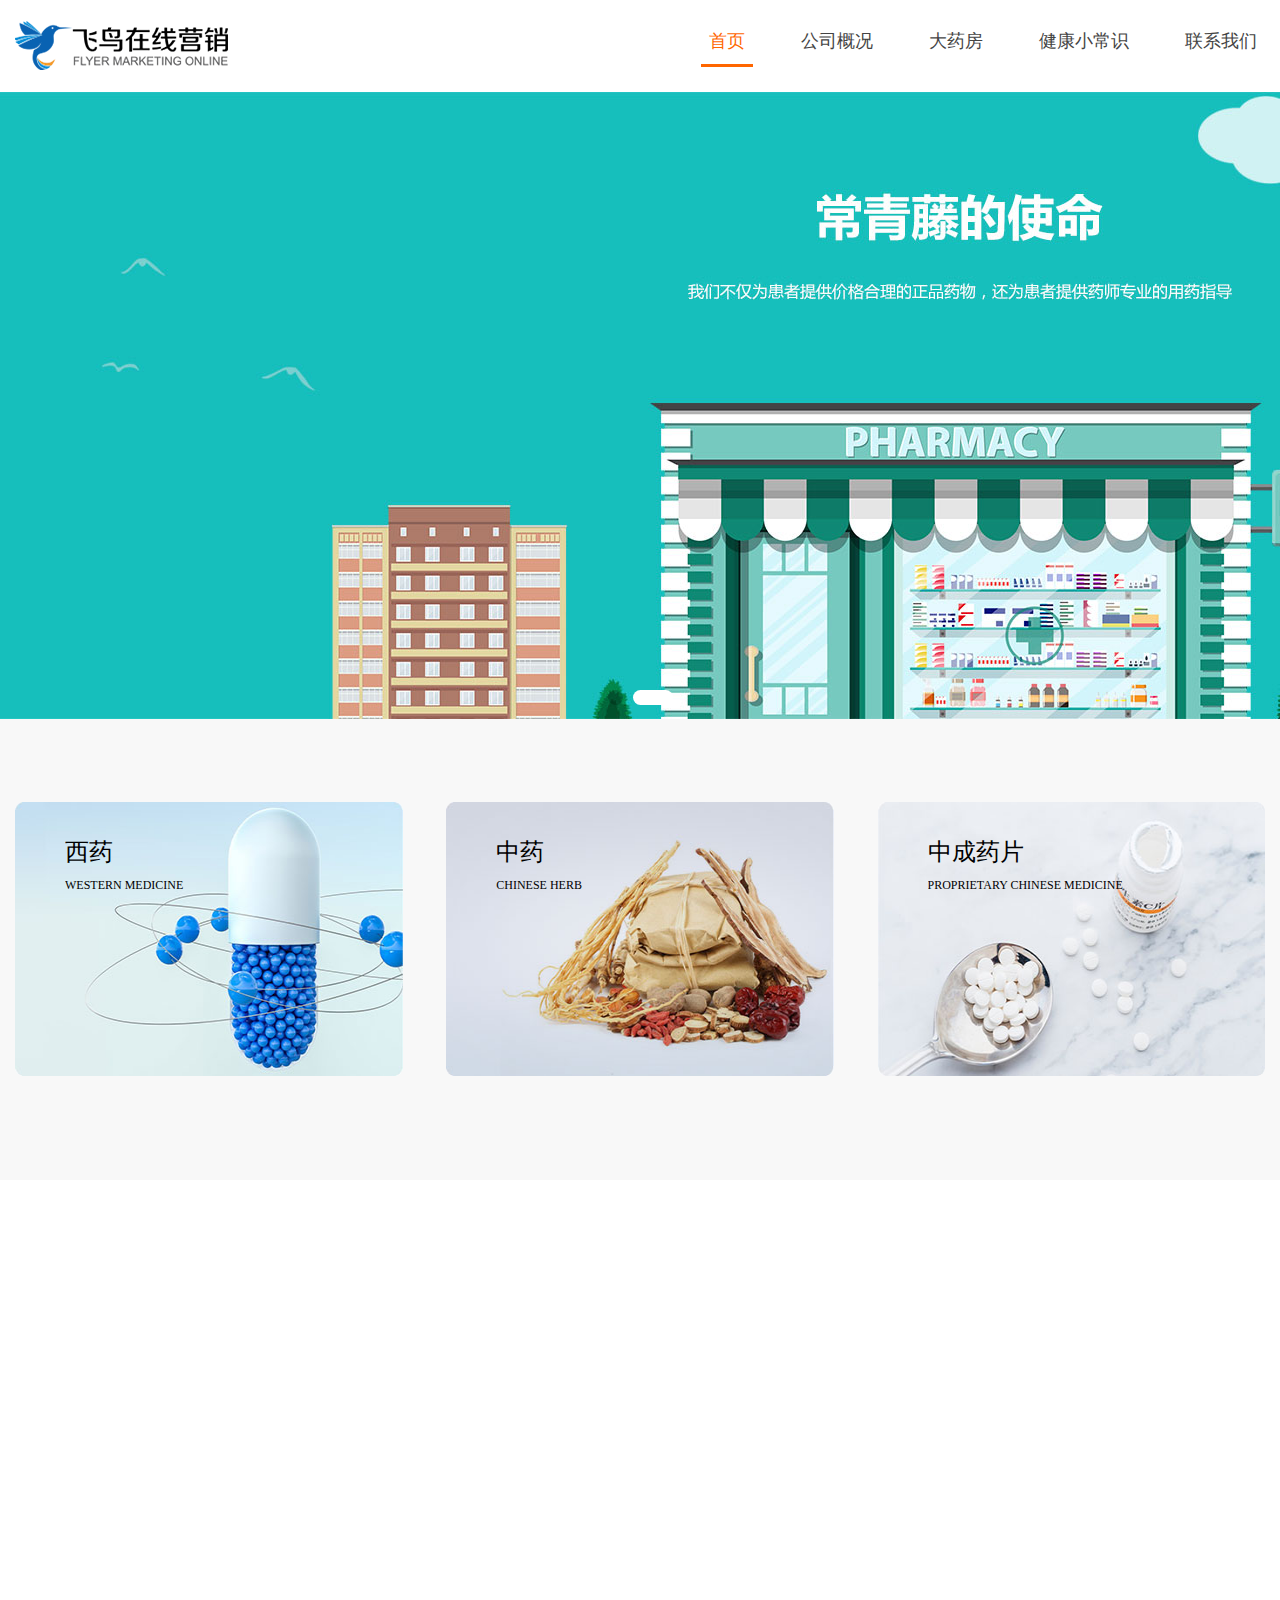
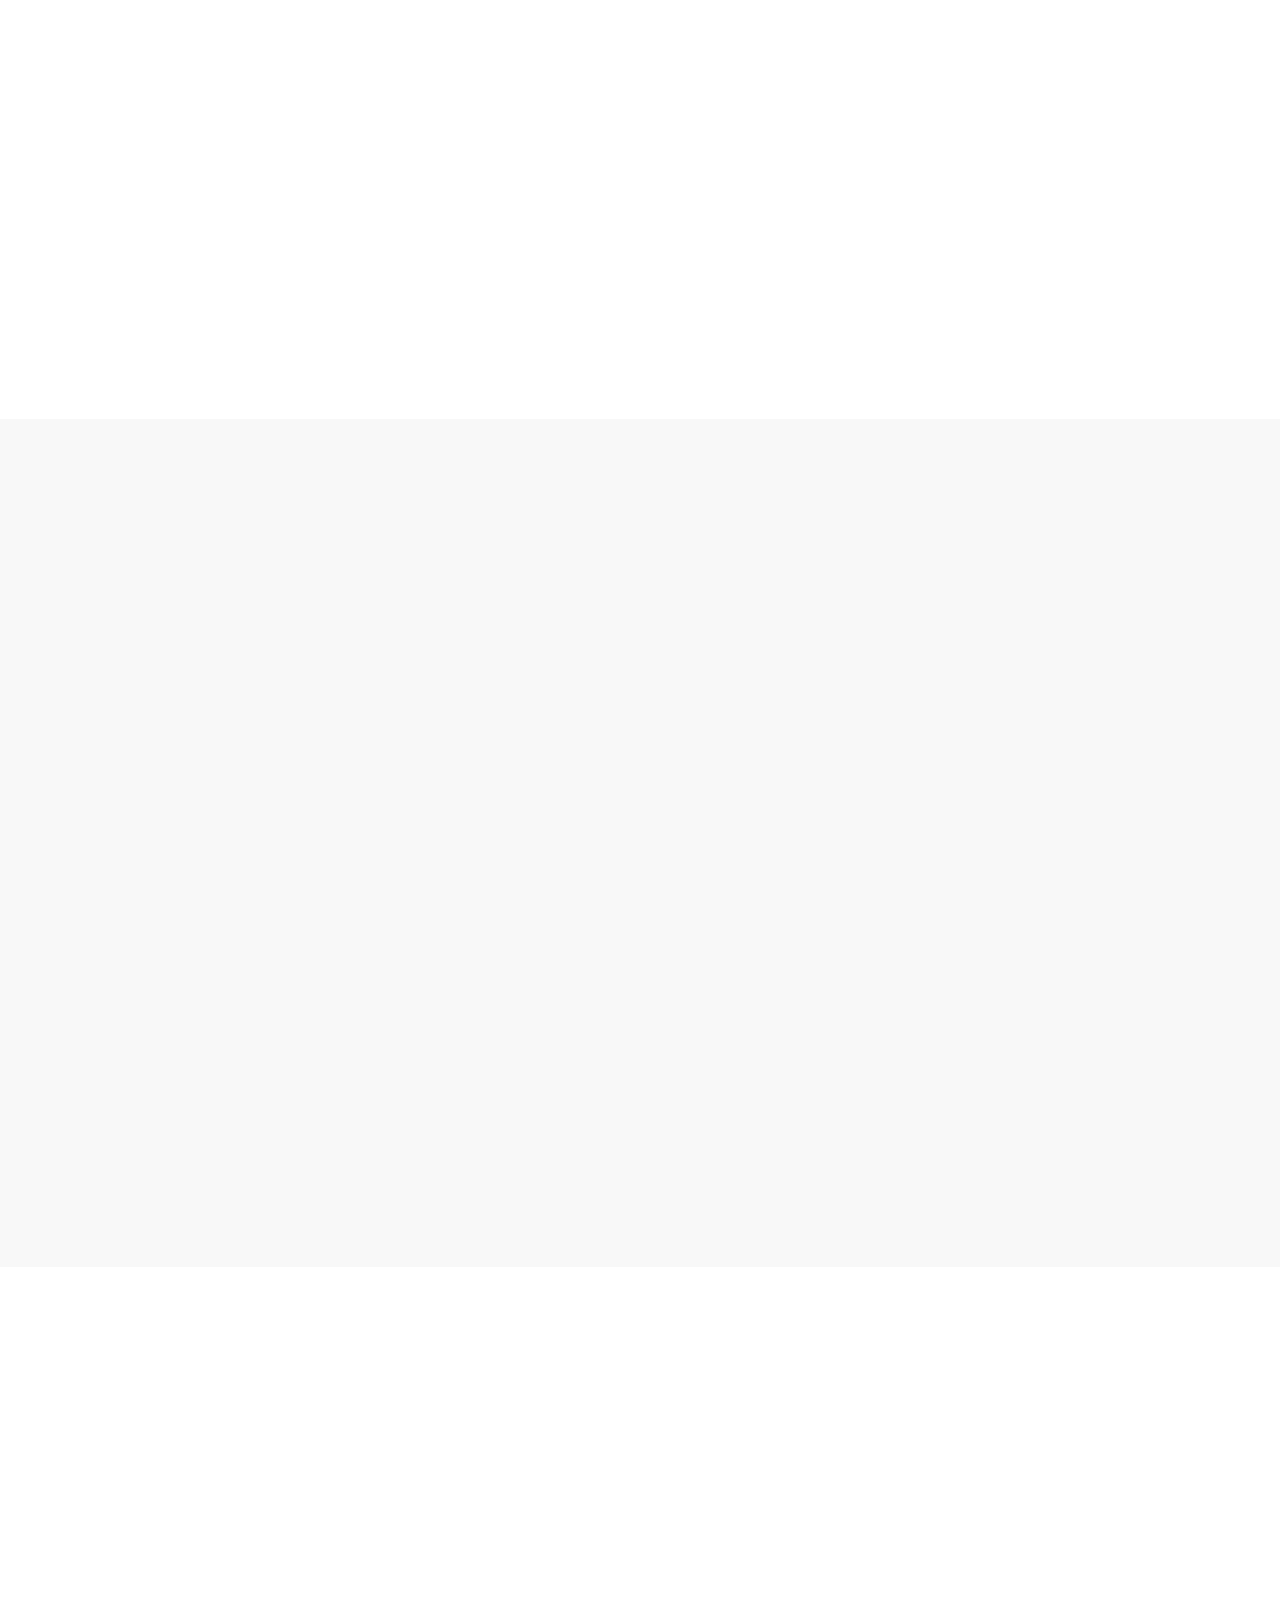
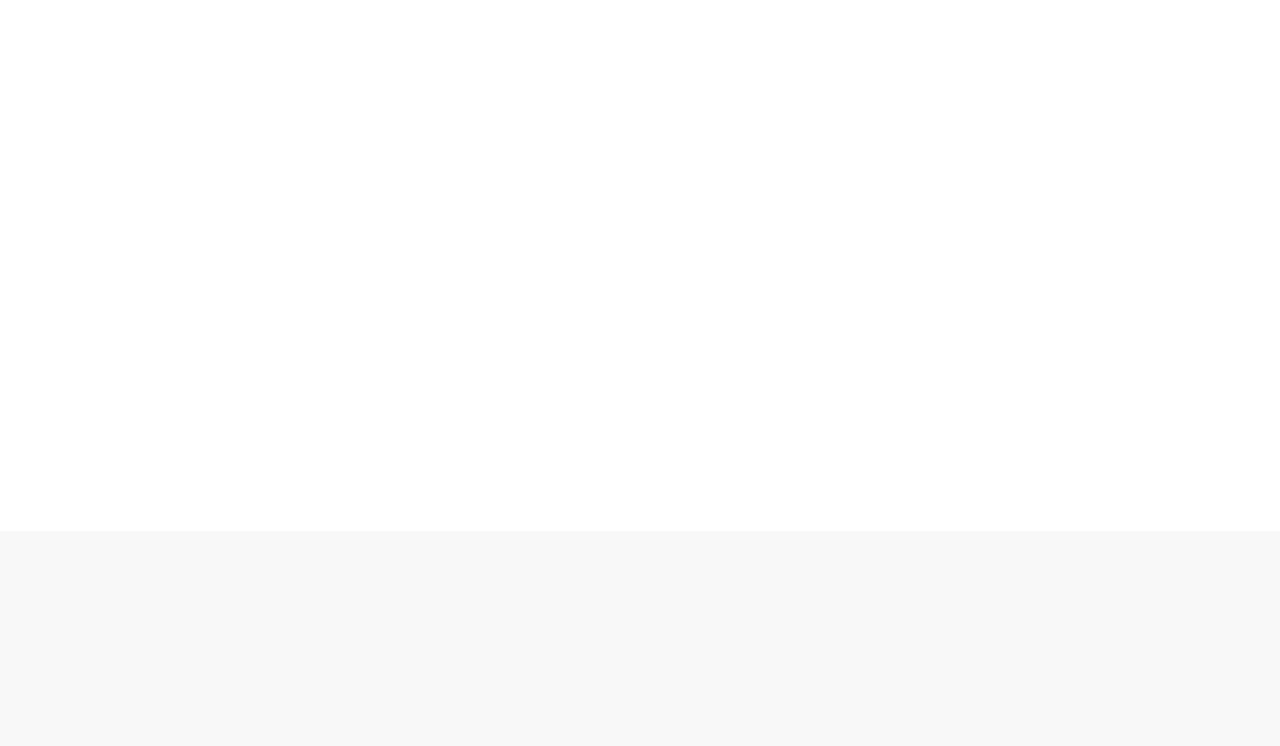
<file: index.html>
<!DOCTYPE html>
<html>
	<head>
		<meta http-equiv="Content-Type" content="text/html;charset=UTF-8">
		<meta http-equiv="X-UA-Compatible" content="IE=edge,chrome=1">
		<title>常青藤首页</title>
		<link rel="stylesheet" type="text/css" href="css/swiper-3.4.2.min.css"/>
		<link rel="stylesheet" type="text/css" href="css/animate.css"/>
		<link rel="stylesheet" type="text/css" href="css/style.css"/>
		<link rel="stylesheet" type="text/css" href="css/share.min.css"/>
	</head>
	<body>
		<!-- 导航 -->
		<div class="daohang">
			<div class="header w1440">
				<div class="headerL"><a href=""><img src="images/logo.png" alt=""></a></div>
				<div class="headerR">
					<ul>
						<li class="headerActive"><a href="">首页</a></li>
						<li><a href="about.html">公司概况</a></li>
						<li><a href="product.html">大药房</a></li>
						<li><a href="news.html">健康小常识</a></li>
						<li><a href="contact.html">联系我们</a></li>
					</ul>
				</div>
			</div>
		</div>
		
		<!--banner-->
		<div class="swiper-container banner">
			<div class="swiper-wrapper">
				<div class="swiper-slide">
					<img src="images/banner01.jpg" alt="">
				</div>
				<div class="swiper-slide">
					<img src="images/banner02.jpg" alt="">
				</div>
			</div>
			<div class="swiper-pagination"></div>
		</div>
		
		<!-- 药品分类 -->
		<div class="ypfl">
			<div class="wow animated slideInUp drug_classify w1440">
				<div class="drug_01">
					<h4>西药</h4>
					<p>WESTERN MEDICINE</p>
				</div>
				<div class="drug_02">
					<h4>中药</h4>
					<p>CHINESE HERB</p>
				</div>
				<div class="drug_03">
					<h4>中成药片</h4>
					<p>PROPRIETARY CHINESE MEDICINE</p>
				</div>
			</div>
		</div>
		
		<!-- 公司概况 -->
		<div>
			<div class="w1440 company">
				<div class="wow animated slideInUp w1250 company_head">
					<div class="company_head_con">
						<span>C</span>
						<div>
							<p>公司概况</p>OMPANY PROFILE
						</div>
					</div>
				</div>
				<div class="wow animated slideInUp company_desc w1250">
					<p>广东常青藤药业有限公司座落于广东东莞，依托高科技人才，集销售、品牌策划、品牌推广、技术培训和服务为一体，采用优品化、标准化、人性化的品牌经营策略，全力打造信誉好、管理好、服务好的具有国际竞争力及现代化经营模式的的高科技企业，广东常青藤药业有限公司提升全民生活品质，为成就健康中国而不懈努力!</p>
				</div>
				<div class="wow animated slideInUp company_more"><a href="" class="transition3">MORE +</a></div>
				<div class="wow animated slideInUp company_item w1250">
					<div>
						<h1><img src="images/icon-zhengpin.png" alt=""></h1>
						<h4>正品行货</h4>
						<p>品质保障 购物无忧</p>
					</div>
					<div>
						<h1><img src="images/icon-zhinan.png" alt=""></h1>
						<h4>省钱指南</h4>
						<p>天天低价 随心畅选</p>
					</div>
					<div>
						<h1><img src="images/icon-zhonglei.png" alt=""></h1>
						<h4>品类齐全</h4>
						<p>打造一站式购物</p>
					</div>
					<div>
						<h1><img src="images/icon-help.png" alt=""></h1>
						<h4>帮助中心</h4>
						<p>您的购药指南</p>
					</div>
				</div>
			</div>
		</div>
		
		<!-- 大药房 -->
		<div class="dtf">
			<div class="w1440 pharmacy">
				<div class="wow animated slideInUp w1250 company_head">
					<div class="company_head_con">
						<span>L</span>
						<div>
							<p>大药房</p>ARGE PHARMACY
						</div>
					</div>
				</div>
				<ul class="wow animated slideInUp pharmacy_title">
					<li class="phar_t_active">西药</li>
					<li>中药</li>
					<li>中成片</li>
				</ul>
				<div class="wow animated slideInUp pharmacy_items swiper-container">
					<div class="swiper-wrapper">
						<ul class="swiper-slide pharmacy_item01">
							<li>
								<a href="">
									<div class="phar_item_img"><img src="images/phar_item01.jpg" alt=""></div>
									<h4>小柴胡颗粒(云丰) </h4>
									<p>3盒起10.8元/盒，5盒起9.8元/盒</p>
								</a>
							</li>
							<li>
								<a href="">
									<div class="phar_item_img"><img src="images/phar_item02.jpg" alt=""></div>
									<h4>氨酚羟考酮片(泰勒宁) </h4>
									<p>4盒低至54元/盒</p>
								</a>
							</li>
							<li>
								<a href="">
									<div class="phar_item_img"><img src="images/phar_item03.jpg" alt=""></div>
									<h4>感冒灵颗粒(999) </h4>
									<p>3盒起10.8元/盒，5盒起9.8元/盒</p>
								</a>
							</li>
							<li>
								<a href="">
									<div class="phar_item_img"><img src="images/phar_item04.jpg" alt=""></div>
									<h4>重感灵片(嘉应) </h4>
									<p>3盒起10.8元/盒，5盒起9.8元/盒</p>
								</a>
							</li>
						</ul>
						<ul class="swiper-slide pharmacy_item01">
							<li>
								<a href="">
									<div class="phar_item_img"><img src="images/phar_item01.jpg" alt=""></div>
									<h4>小柴胡颗粒(云丰) </h4>
									<p>3盒起10.8元/盒，5盒起9.8元/盒</p>
								</a>
							</li>
							<li>
								<a href="">
									<div class="phar_item_img"><img src="images/phar_item02.jpg" alt=""></div>
									<h4>氨酚羟考酮片(泰勒宁) </h4>
									<p>4盒低至54元/盒</p>
								</a>
							</li>
							<li>
								<a href="">
									<div class="phar_item_img"><img src="images/phar_item03.jpg" alt=""></div>
									<h4>感冒灵颗粒(999) </h4>
									<p>3盒起10.8元/盒，5盒起9.8元/盒</p>
								</a>
							</li>
							<li>
								<a href="">
									<div class="phar_item_img"><img src="images/phar_item04.jpg" alt=""></div>
									<h4>重感灵片(嘉应) </h4>
									<p>3盒起10.8元/盒，5盒起9.8元/盒</p>
								</a>
							</li>
						</ul>
						<ul class="swiper-slide pharmacy_item01">
							<li>
								<a href="">
									<div class="phar_item_img"><img src="images/phar_item01.jpg" alt=""></div>
									<h4>小柴胡颗粒(云丰) </h4>
									<p>3盒起10.8元/盒，5盒起9.8元/盒</p>
								</a>
							</li>
							<li>
								<a href="">
									<div class="phar_item_img"><img src="images/phar_item02.jpg" alt=""></div>
									<h4>氨酚羟考酮片(泰勒宁) </h4>
									<p>4盒低至54元/盒</p>
								</a>
							</li>
							<li>
								<a href="">
									<div class="phar_item_img"><img src="images/phar_item03.jpg" alt=""></div>
									<h4>感冒灵颗粒(999) </h4>
									<p>3盒起10.8元/盒，5盒起9.8元/盒</p>
								</a>
							</li>
							<li>
								<a href="">
									<div class="phar_item_img"><img src="images/phar_item04.jpg" alt=""></div>
									<h4>重感灵片(嘉应) </h4>
									<p>3盒起10.8元/盒，5盒起9.8元/盒</p>
								</a>
							</li>
						</ul>
					</div>
				</div>
				<div class="wow animated slideInUp company_more phar_more"><a href="" class="transition3">MORE +</a></div>
			</div>
		</div>
		
		<!-- 健康小常识 -->
		<div>
			<div class="w1440 HCS">
				<div class="wow animated slideInUp w1250 company_head">
					<div class="company_head_con">
						<span>H</span>
						<div>
							<p>健康小常识</p>EALTH COMMON SENSE
						</div>
					</div>
				</div>
				<ul class="wow animated slideInUp HCS_title">
					<li class="phar_t_active">健康用药</li>
					<li>内科</li>
					<li>外科</li>
					<li>皮肤科</li>
				</ul>
				<div class="wow animated slideInUp HCS_items swiper-container">
					<div class="swiper-wrapper">
						<div class="swiper-slide HCS_items01">
							<div class="HCS_itemsL">
								<a href="">
									<img src="images/HCS_items01.jpg" alt="">
									<p>孕妈咪健康食谱 孕期看这一篇就够用</p>
								</a>
							</div>
							<div class="HCS_itemsR">
								<ul>
									<li>
										<div class="time">
											04/<span>26</span>
										</div>
										<div class="HCS_itemsR_news">
											<a href="">
												<h4>春季上火怎么办？试试这些灭火法</h4>
												<p>春季是一个天气多变的季节，很多人都会出现失眠易怒、口渴心烦、咳嗽咽干等上火症状，那么春季上火吃些什么好？</p>
											</a>
										</div>
									</li>
									<li>
										<div class="time">
											04/<span>26</span>
										</div>
										<div class="HCS_itemsR_news">
											<a href="">
												<h4>春季上火怎么办？试试这些灭火法</h4>
												<p>春季是一个天气多变的季节，很多人都会出现失眠易怒、口渴心烦、咳嗽咽干等上火症状，那么春季上火吃些什么好？</p>
											</a>
										</div>
									</li>
									<li>
										<div class="time">
											04/<span>26</span>
										</div>
										<div class="HCS_itemsR_news">
											<a href="">
												<h4>春季上火怎么办？试试这些灭火法</h4>
												<p>春季是一个天气多变的季节，很多人都会出现失眠易怒、口渴心烦、咳嗽咽干等上火症状，那么春季上火吃些什么好？</p>
											</a>
										</div>
									</li>
								</ul>
							</div>
						</div>
						<div class="swiper-slide HCS_items01">
							<div class="HCS_itemsL">
								<a href="">
									<img src="images/HCS_items01.jpg" alt="">
									<p>孕妈咪健康食谱 孕期看这一篇就够用</p>
								</a>
							</div>
							<div class="HCS_itemsR">
								<ul>
									<li>
										<div class="time">
											04/<span>26</span>
										</div>
										<div class="HCS_itemsR_news">
											<a href="">
												<h4>春季上火怎么办？试试这些灭火法</h4>
												<p>春季是一个天气多变的季节，很多人都会出现失眠易怒、口渴心烦、咳嗽咽干等上火症状，那么春季上火吃些什么好？</p>
											</a>
										</div>
									</li>
									<li>
										<div class="time">
											04/<span>26</span>
										</div>
										<div class="HCS_itemsR_news">
											<a href="">
												<h4>春季上火怎么办？试试这些灭火法</h4>
												<p>春季是一个天气多变的季节，很多人都会出现失眠易怒、口渴心烦、咳嗽咽干等上火症状，那么春季上火吃些什么好？</p>
											</a>
										</div>
									</li>
									<li>
										<div class="time">
											04/<span>26</span>
										</div>
										<div class="HCS_itemsR_news">
											<a href="">
												<h4>春季上火怎么办？试试这些灭火法</h4>
												<p>春季是一个天气多变的季节，很多人都会出现失眠易怒、口渴心烦、咳嗽咽干等上火症状，那么春季上火吃些什么好？</p>
											</a>
										</div>
									</li>
								</ul>
							</div>
						</div>
						<div class="swiper-slide HCS_items01">
							<div class="HCS_itemsL">
								<a href="">
									<img src="images/HCS_items01.jpg" alt="">
									<p>孕妈咪健康食谱 孕期看这一篇就够用</p>
								</a>
							</div>
							<div class="HCS_itemsR">
								<ul>
									<li>
										<div class="time">
											04/<span>26</span>
										</div>
										<div class="HCS_itemsR_news">
											<a href="">
												<h4>春季上火怎么办？试试这些灭火法</h4>
												<p>春季是一个天气多变的季节，很多人都会出现失眠易怒、口渴心烦、咳嗽咽干等上火症状，那么春季上火吃些什么好？</p>
											</a>
										</div>
									</li>
									<li>
										<div class="time">
											04/<span>26</span>
										</div>
										<div class="HCS_itemsR_news">
											<a href="">
												<h4>春季上火怎么办？试试这些灭火法</h4>
												<p>春季是一个天气多变的季节，很多人都会出现失眠易怒、口渴心烦、咳嗽咽干等上火症状，那么春季上火吃些什么好？</p>
											</a>
										</div>
									</li>
									<li>
										<div class="time">
											04/<span>26</span>
										</div>
										<div class="HCS_itemsR_news">
											<a href="">
												<h4>春季上火怎么办？试试这些灭火法</h4>
												<p>春季是一个天气多变的季节，很多人都会出现失眠易怒、口渴心烦、咳嗽咽干等上火症状，那么春季上火吃些什么好？</p>
											</a>
										</div>
									</li>
								</ul>
							</div>
						</div>
						<div class="swiper-slide HCS_items01">
							<div class="HCS_itemsL">
								<a href="">
									<img src="images/HCS_items01.jpg" alt="">
									<p>孕妈咪健康食谱 孕期看这一篇就够用</p>
								</a>
							</div>
							<div class="HCS_itemsR">
								<ul>
									<li>
										<div class="time">
											04/<span>26</span>
										</div>
										<div class="HCS_itemsR_news">
											<a href="">
												<h4>春季上火怎么办？试试这些灭火法</h4>
												<p>春季是一个天气多变的季节，很多人都会出现失眠易怒、口渴心烦、咳嗽咽干等上火症状，那么春季上火吃些什么好？</p>
											</a>
										</div>
									</li>
									<li>
										<div class="time">
											04/<span>26</span>
										</div>
										<div class="HCS_itemsR_news">
											<a href="">
												<h4>春季上火怎么办？试试这些灭火法</h4>
												<p>春季是一个天气多变的季节，很多人都会出现失眠易怒、口渴心烦、咳嗽咽干等上火症状，那么春季上火吃些什么好？</p>
											</a>
										</div>
									</li>
									<li>
										<div class="time">
											04/<span>26</span>
										</div>
										<div class="HCS_itemsR_news">
											<a href="">
												<h4>春季上火怎么办？试试这些灭火法</h4>
												<p>春季是一个天气多变的季节，很多人都会出现失眠易怒、口渴心烦、咳嗽咽干等上火症状，那么春季上火吃些什么好？</p>
											</a>
										</div>
									</li>
								</ul>
							</div>
						</div>
					</div>
				</div>
			</div>
		</div>
		
		<!-- 底部 -->
		<div class="dibu">
			<div class="wow animated slideInUp w1440 footer">
				<div class="hotline">
					<p>服务热线</p>
					<h4>0769-83060809</h4>
				</div>
				<div class="copyRight">
					<ul>
						<li><a href="">首页</a></li>
						<li><a href="">公司概况</a></li>
						<li><a href="">大药房</a></li>
						<li><a href="">健康小常识</a></li>
						<li><a href="">联系我们</a></li>
					</ul>
					<p>版权所有 © 2019-2022 广东常青藤药业有限公司    COPYRIGHT © 1999-2022 IVYPHA.COM ALL RIGHTS RESERVED粤ICP备17127017号</p>
				</div>
				<div class="contact">
					<a href="javascript:;">
						<div class="QRCode"><img src="images/QRCode.jpg" alt=""></div>
						<img src="images/phone.png" alt="">
					</a>
					<a href="javascript:;">
						<div class="QRCode"><img src="images/QRCode.jpg" alt=""></div>
						<img src="images/wx.png" alt="">
					</a>
				</div>
			</div>
		</div>
	</body>
	<script language="JavaScript" src="js/jquery-3.1.0.min.js"></script>
	<script language="JavaScript" src="js/jquery.share.min.js"></script>
	<script language="JavaScript" src="js/jquery-scrolltofixed-min.js"></script>
	<script language="JavaScript" src="js/swiper-3.4.2.jquery.min.js"></script>
	<script language="JavaScript" src="js/mag.js"></script>
	<script language="JavaScript" src="js/wow.min.js"></script>
	<script language="JavaScript" src="js/index.js"></script>
</html>
</file>
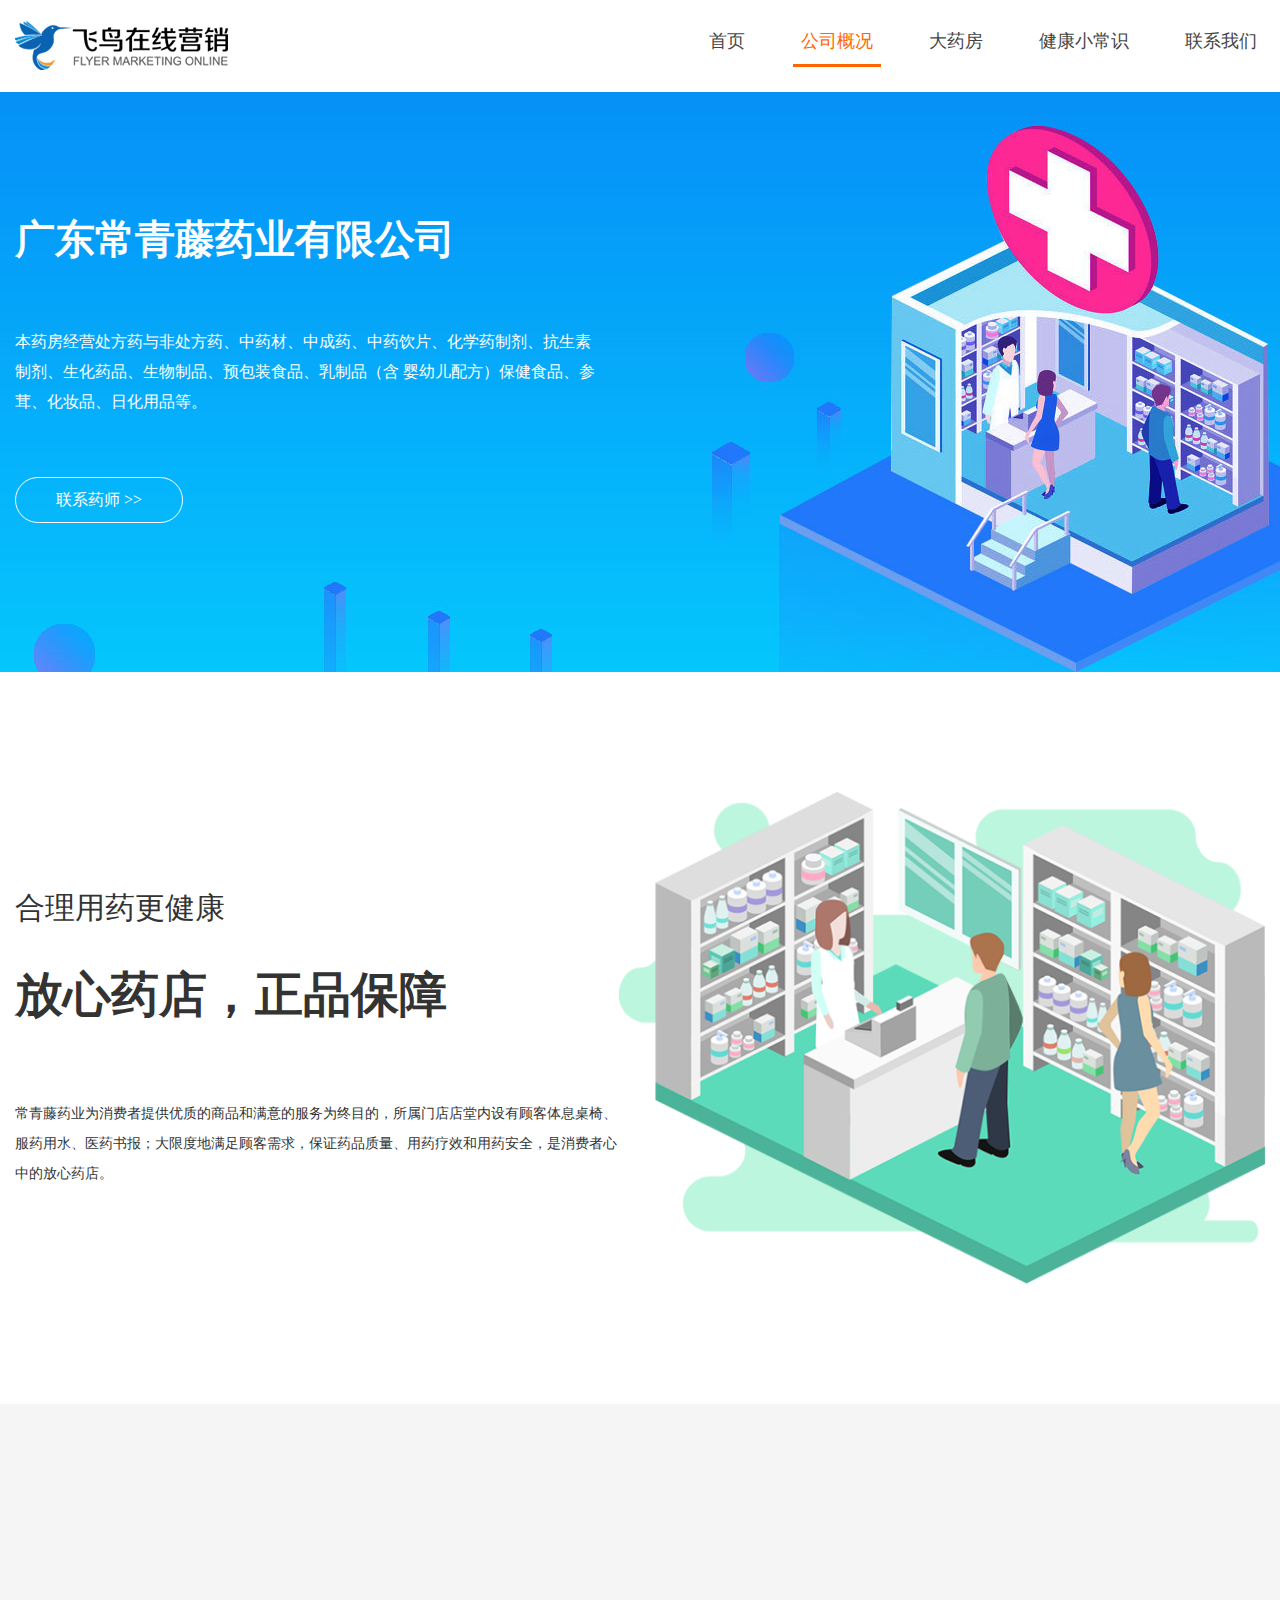
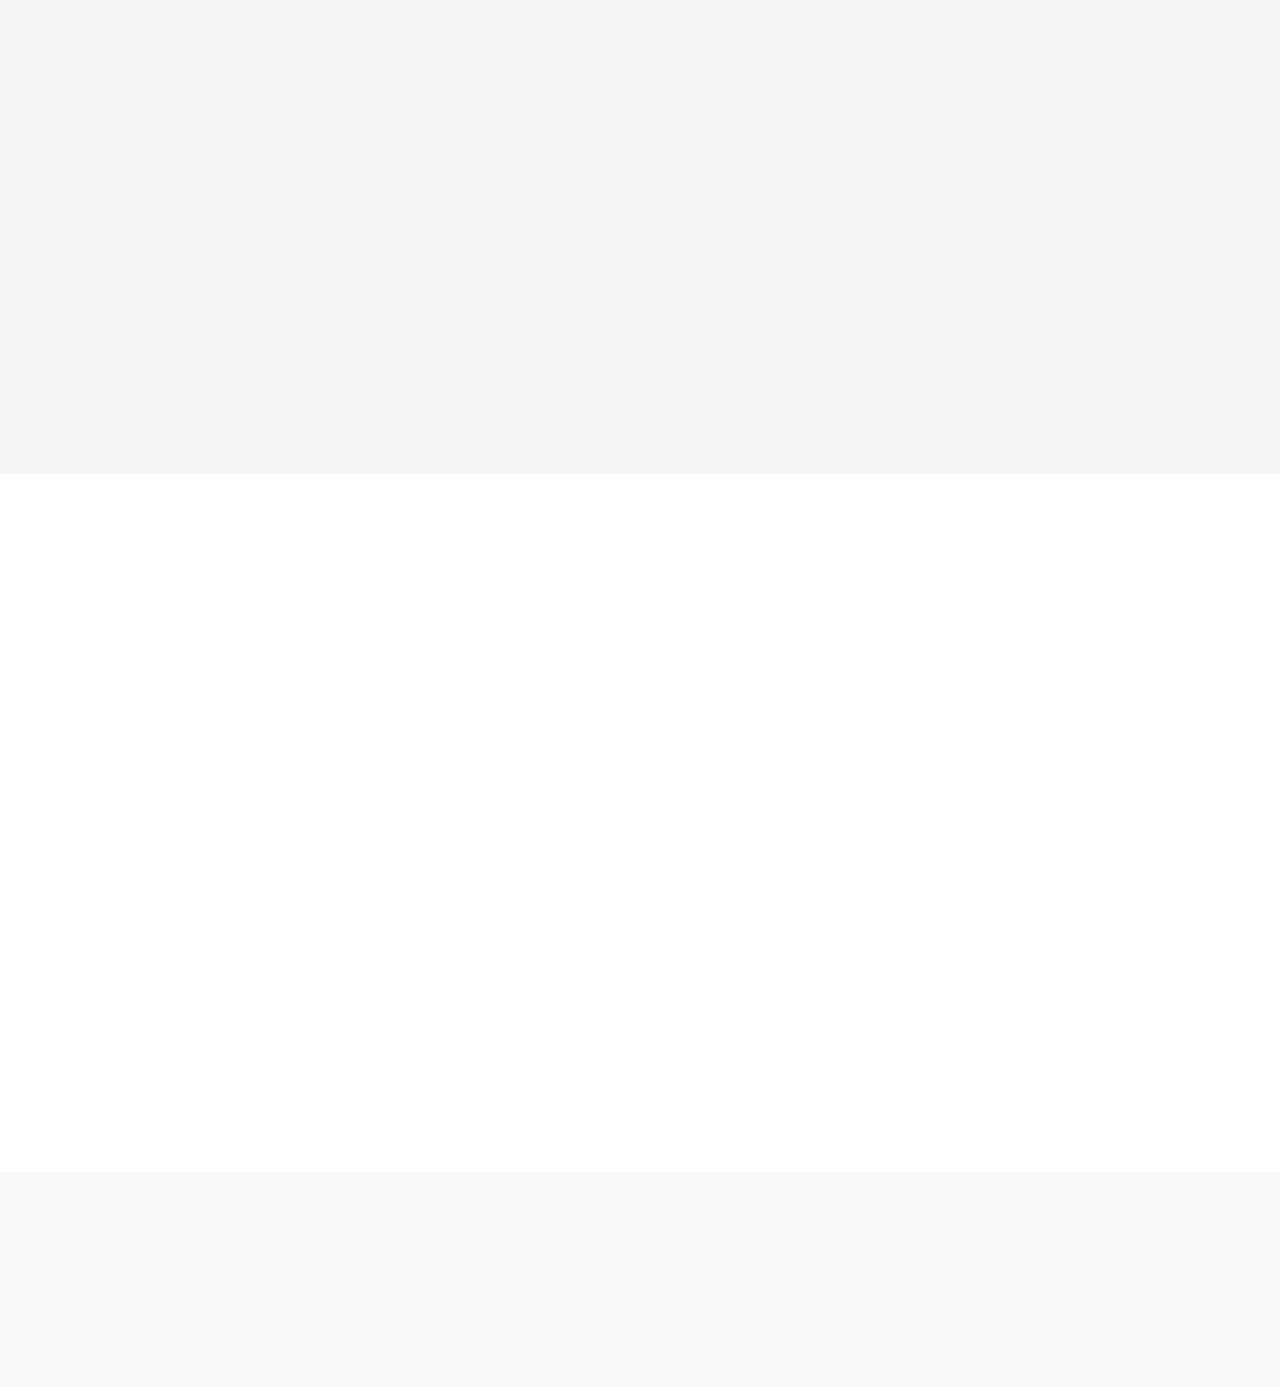
<file: about.html>
<!DOCTYPE html>
<html>
	<head>
		<meta http-equiv="Content-Type" content="text/html;charset=UTF-8">
		<meta http-equiv="X-UA-Compatible" content="IE=edge,chrome=1">
		<title>关于我们</title>
		<link rel="stylesheet" type="text/css" href="css/swiper-3.4.2.min.css"/>
		<link rel="stylesheet" type="text/css" href="css/swiper.min.css"/>
		<link rel="stylesheet" type="text/css" href="css/animate.css"/>
		<link rel="stylesheet" type="text/css" href="css/style.css"/>
		<link rel="stylesheet" type="text/css" href="css/share.min.css"/>
	</head>
	<body>
		<!-- 导航 -->
		<div class="daohang">
			<div class="header w1440">
				<div class="headerL"><a href=""><img src="images/logo.png" alt=""></a></div>
				<div class="headerR">
					<ul>
						<li><a href="index.html">首页</a></li>
						<li class="headerActive"><a href="">公司概况</a></li>
						<li><a href="product.html">大药房</a></li>
						<li><a href="news.html">健康小常识</a></li>
						<li><a href="contact.html">联系我们</a></li>
					</ul>
				</div>
			</div>
		</div>
		
		<!--banner-->
		<div class="about_banner">
			<div class="w1440 about_ms">
				<div class="wow animated slideInUp about_desc">
					<h2>广东常青藤药业有限公司</h2>
					<p>本药房经营处方药与非处方药、中药材、中成药、中药饮片、化学药制剂、抗生素制剂、生化药品、生物制品、预包装食品、乳制品（含   婴幼儿配方）保健食品、参茸、化妆品、日化用品等。</p>
					<div><span></span><a href="">联系药师 >></a></div>
				</div>
			</div>
		</div>
		
		<!-- 放心药店，正品保障 -->
		<div>
			<div class="wow animated slideInUp w1440 quality_goods">
				<div class="QG_desc">
					<h4>合理用药更健康</h4>
					<h1>放心药店，正品保障</h1>
					<p>常青藤药业为消费者提供优质的商品和满意的服务为终目的，所属门店店堂内设有顾客体息桌椅、服药用水、医药书报；大限度地满足顾客需求，保证药品质量、用药疗效和用药安全，是消费者心中的放心药店。  </p>
				</div>
				<div class="QG_img"><img src="images/quality-goods.png" alt=""></div>
			</div>
		</div>
		
		<!-- 药真价实，天天低价 -->
		<div class="yzjs">
			<div class="wow animated slideInUp w1440 quality_goods">
				<div class="QG_img"><img src="images/cheap.png" alt=""></div>
				<div class="QG_desc cheap_desc">
					<h4>互联网+模式下的优势</h4>
					<h1>药真价实，天天低价</h1>
					<p>广东常青藤药业有限公司从传统的医药零售门店到线上营销模式，旗下门店模式下的负担转变为“互联网+模式下的优势”，重新定义了中国的医药零售行业。</p>
					<p>实现各电商平台购物，实价，优品。结合中医馆服务各平台，拓展业务。公司以为消费者提供优质的商品和满意的服务为终目的。</p>
				</div>
			</div>
		</div>
		
		<!-- 您身边的医药师 -->
		<div>
			<div class="wow animated slideInUp w1440 quality_goods">
				<div class="QG_desc">
					<h4>7X24小时服务</h4>
					<h1>您身边的医药师</h1>
					<p>广东常青藤药业有限公司不仅是一家药店，而是通过数字化技术，将医师、药师、护士、健康顾问和社区居民做无缝链接，打造以线上消费，线下药房为体验中心的完整药房生态。</p>
					<p>公司全面深化体制改革，健全完善现代企业产权制度，以提供健康产品与服务为使命，以资本扩张为手段，以企业文化建设为支撑，市场规模不断扩展。</p>
				</div>
				<div class="QG_img"><img src="images/anytime.png" alt=""></div>
			</div>
		</div>
		
		<!-- 底部 -->
		<div class="dibu">
			<div class="wow animated slideInUp w1440 footer">
				<div class="hotline">
					<p>服务热线</p>
					<h4>0769-83060809</h4>
				</div>
				<div class="copyRight">
					<ul>
						<li><a href="">首页</a></li>
						<li><a href="">公司概况</a></li>
						<li><a href="">大药房</a></li>
						<li><a href="">健康小常识</a></li>
						<li><a href="">联系我们</a></li>
					</ul>
					<p>版权所有 © 2019-2022 广东常青藤药业有限公司    COPYRIGHT © 1999-2022 IVYPHA.COM ALL RIGHTS RESERVED粤ICP备17127017号</p>
				</div>
				<div class="contact">
					<a href="javascript:;">
						<div class="QRCode"><img src="images/QRCode.jpg" alt=""></div>
						<img src="images/phone.png" alt="">
					</a>
					<a href="javascript:;">
						<div class="QRCode"><img src="images/QRCode.jpg" alt=""></div>
						<img src="images/wx.png" alt="">
					</a>
				</div>
			</div>
		</div>
	</body>
	<script language="JavaScript" src="js/jquery-3.1.0.min.js"></script>
	<script language="JavaScript" src="js/jquery.share.min.js"></script>
	<script language="JavaScript" src="js/jquery-scrolltofixed-min.js"></script>
	<script language="JavaScript" src="js/swiper-3.4.2.jquery.min.js"></script>
	<script language="JavaScript" src="js/swiper.min.js"></script>
	<script language="JavaScript" src="js/mag.js"></script>
	<script language="JavaScript" src="js/wow.min.js"></script>
	<script language="JavaScript" src="js/index.js"></script>
</html>
</file>
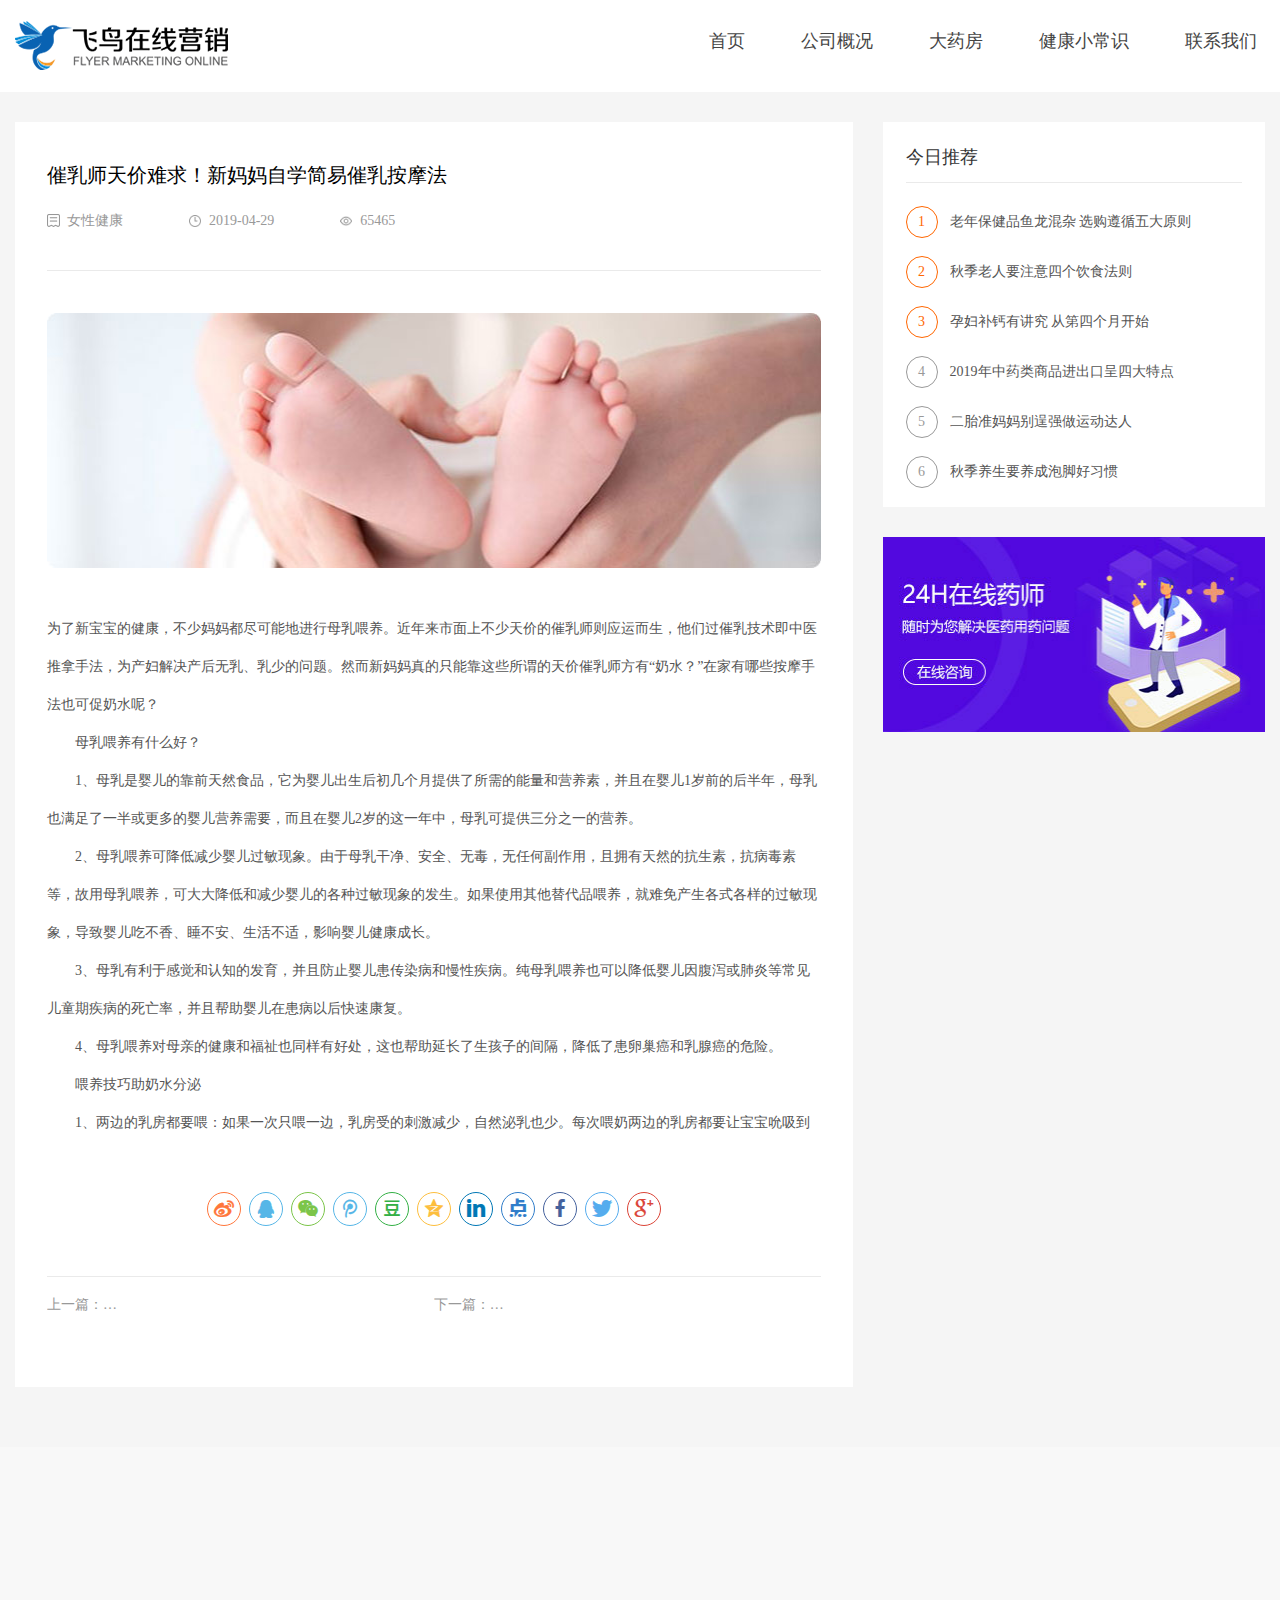
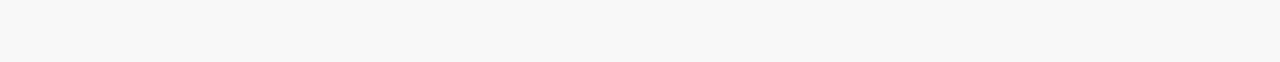
<file: article.html>
<!DOCTYPE html>
<html>
	<head>
		<meta http-equiv="Content-Type" content="text/html;charset=UTF-8">
		<meta http-equiv="X-UA-Compatible" content="IE=edge,chrome=1">
		<title>文章详情</title>
		<link rel="stylesheet" type="text/css" href="css/swiper-3.4.2.min.css"/>
		<link rel="stylesheet" type="text/css" href="css/swiper.min.css"/>
		<link rel="stylesheet" type="text/css" href="css/animate.css"/>
		<link rel="stylesheet" type="text/css" href="css/style.css"/>
		<link rel="stylesheet" type="text/css" href="css/share.min.css"/>
	</head>
	<body>
		<!-- 导航 -->
		<div class="daohang">
			<div class="header w1440">
				<div class="headerL"><a href=""><img src="images/logo.png" alt=""></a></div>
				<div class="headerR">
					<ul>
						<li><a href="index.html">首页</a></li>
						<li><a href="about.html">公司概况</a></li>
						<li><a href="product.html">大药房</a></li>
						<li><a href="news.html">健康小常识</a></li>
						<li><a href="contact.html">联系我们</a></li>
					</ul>
				</div>
			</div>
		</div>
		
		<!-- 文章内容 -->
		<div class="wznr">
			<div class="w1250 article">
				<div class="article_list">
					<h1>催乳师天价难求！新妈妈自学简易催乳按摩法</h1>
					<div class="article_info">
						<span class="art-title">女性健康</span>
						<span class="art-time">2019-04-29</span>
						<span class="browse">65465</span>
					</div>
					<div class="article_con">
						<div class="article_title"><img src="images/footer.jpg" alt=""></div>
						<div class="article_body">
							<p class="indent0">为了新宝宝的健康，不少妈妈都尽可能地进行母乳喂养。近年来市面上不少天价的催乳师则应运而生，他们过催乳技术即中医推拿手法，为产妇解决产后无乳、乳少的问题。然而新妈妈真的只能靠这些所谓的天价催乳师方有“奶水？”在家有哪些按摩手法也可促奶水呢？</p>
							<p>母乳喂养有什么好？</p>
							<p>1、母乳是婴儿的靠前天然食品，它为婴儿出生后初几个月提供了所需的能量和营养素，并且在婴儿1岁前的后半年，母乳也满足了一半或更多的婴儿营养需要，而且在婴儿2岁的这一年中，母乳可提供三分之一的营养。</p>
							<p>2、母乳喂养可降低减少婴儿过敏现象。由于母乳干净、安全、无毒，无任何副作用，且拥有天然的抗生素，抗病毒素等，故用母乳喂养，可大大降低和减少婴儿的各种过敏现象的发生。如果使用其他替代品喂养，就难免产生各式各样的过敏现象，导致婴儿吃不香、睡不安、生活不适，影响婴儿健康成长。</p>
							<p>3、母乳有利于感觉和认知的发育，并且防止婴儿患传染病和慢性疾病。纯母乳喂养也可以降低婴儿因腹泻或肺炎等常见儿童期疾病的死亡率，并且帮助婴儿在患病以后快速康复。</p>
							<p>4、母乳喂养对母亲的健康和福祉也同样有好处，这也帮助延长了生孩子的间隔，降低了患卵巢癌和乳腺癌的危险。</p>
							<p>喂养技巧助奶水分泌</p>
							<p>1、两边的乳房都要喂：如果一次只喂一边，乳房受的刺激减少，自然泌乳也少。每次喂奶两边的乳房都要让宝宝吮吸到</p>
						</div>
						<div id="share-1"></div>
					</div>
					<div class="article_pages">
						<ul>
							<li>上一篇：<a href="">穿塑身衣减肥易致不孕症 常做3个动作可减肥</a></li>
							<li>下一篇：<a href="">二胎准妈妈别逞强做运动达人</a></li>
						</ul>
					</div>
				</div>
				<div class="article_nav">
					<div class="recommend">
						<div class="art_nav_items">
							<div><span>今日推荐</span></div>
							<ul>
								<li><a href=""><span>1</span>老年保健品鱼龙混杂 选购遵循五大原则</a></li>
								<li><a href=""><span>2</span>秋季老人要注意四个饮食法则</a></li>
								<li><a href=""><span>3</span>孕妇补钙有讲究 从第四个月开始</a></li>
								<li><a href=""><span>4</span>2019年中药类商品进出口呈四大特点</a></li>
								<li><a href=""><span>5</span>二胎准妈妈别逞强做运动达人</a></li>
								<li><a href=""><span>6</span>秋季养生要养成泡脚好习惯</a></li>
							</ul>
						</div>
						<div class="art_nav_ad"><a href=""><img src="images/24h.jpg" alt=""></a></div>
					</div>
				</div>
			</div>
		</div>
		
		<!-- 底部 -->
		<div class="dibu">
			<div class="wow animated slideInUp w1440 footer">
				<div class="hotline">
					<p>服务热线</p>
					<h4>0769-83060809</h4>
				</div>
				<div class="copyRight">
					<ul>
						<li><a href="">首页</a></li>
						<li><a href="">公司概况</a></li>
						<li><a href="">大药房</a></li>
						<li><a href="">健康小常识</a></li>
						<li><a href="">联系我们</a></li>
					</ul>
					<p>版权所有 © 2019-2022 广东常青藤药业有限公司    COPYRIGHT © 1999-2022 IVYPHA.COM ALL RIGHTS RESERVED粤ICP备17127017号</p>
				</div>
				<div class="contact">
					<a href="javascript:;">
						<div class="QRCode"><img src="images/QRCode.jpg" alt=""></div>
						<img src="images/phone.png" alt="">
					</a>
					<a href="javascript:;">
						<div class="QRCode"><img src="images/QRCode.jpg" alt=""></div>
						<img src="images/wx.png" alt="">
					</a>
				</div>
			</div>
		</div>
	</body>
	<script language="JavaScript" src="js/jquery-3.1.0.min.js"></script>
	<script language="JavaScript" src="js/jquery.share.min.js"></script>
	<script language="JavaScript" src="js/jquery-scrolltofixed-min.js"></script>
	<script language="JavaScript" src="js/swiper-3.4.2.jquery.min.js"></script>
	<script language="JavaScript" src="js/swiper.min.js"></script>
	<script language="JavaScript" src="js/mag.js"></script>
	<script language="JavaScript" src="js/wow.min.js"></script>
	<script language="JavaScript" src="js/index.js"></script>
	<script>
		$(function(){
			$('#share-1').share();
		})
	</script>
</html>
</file>
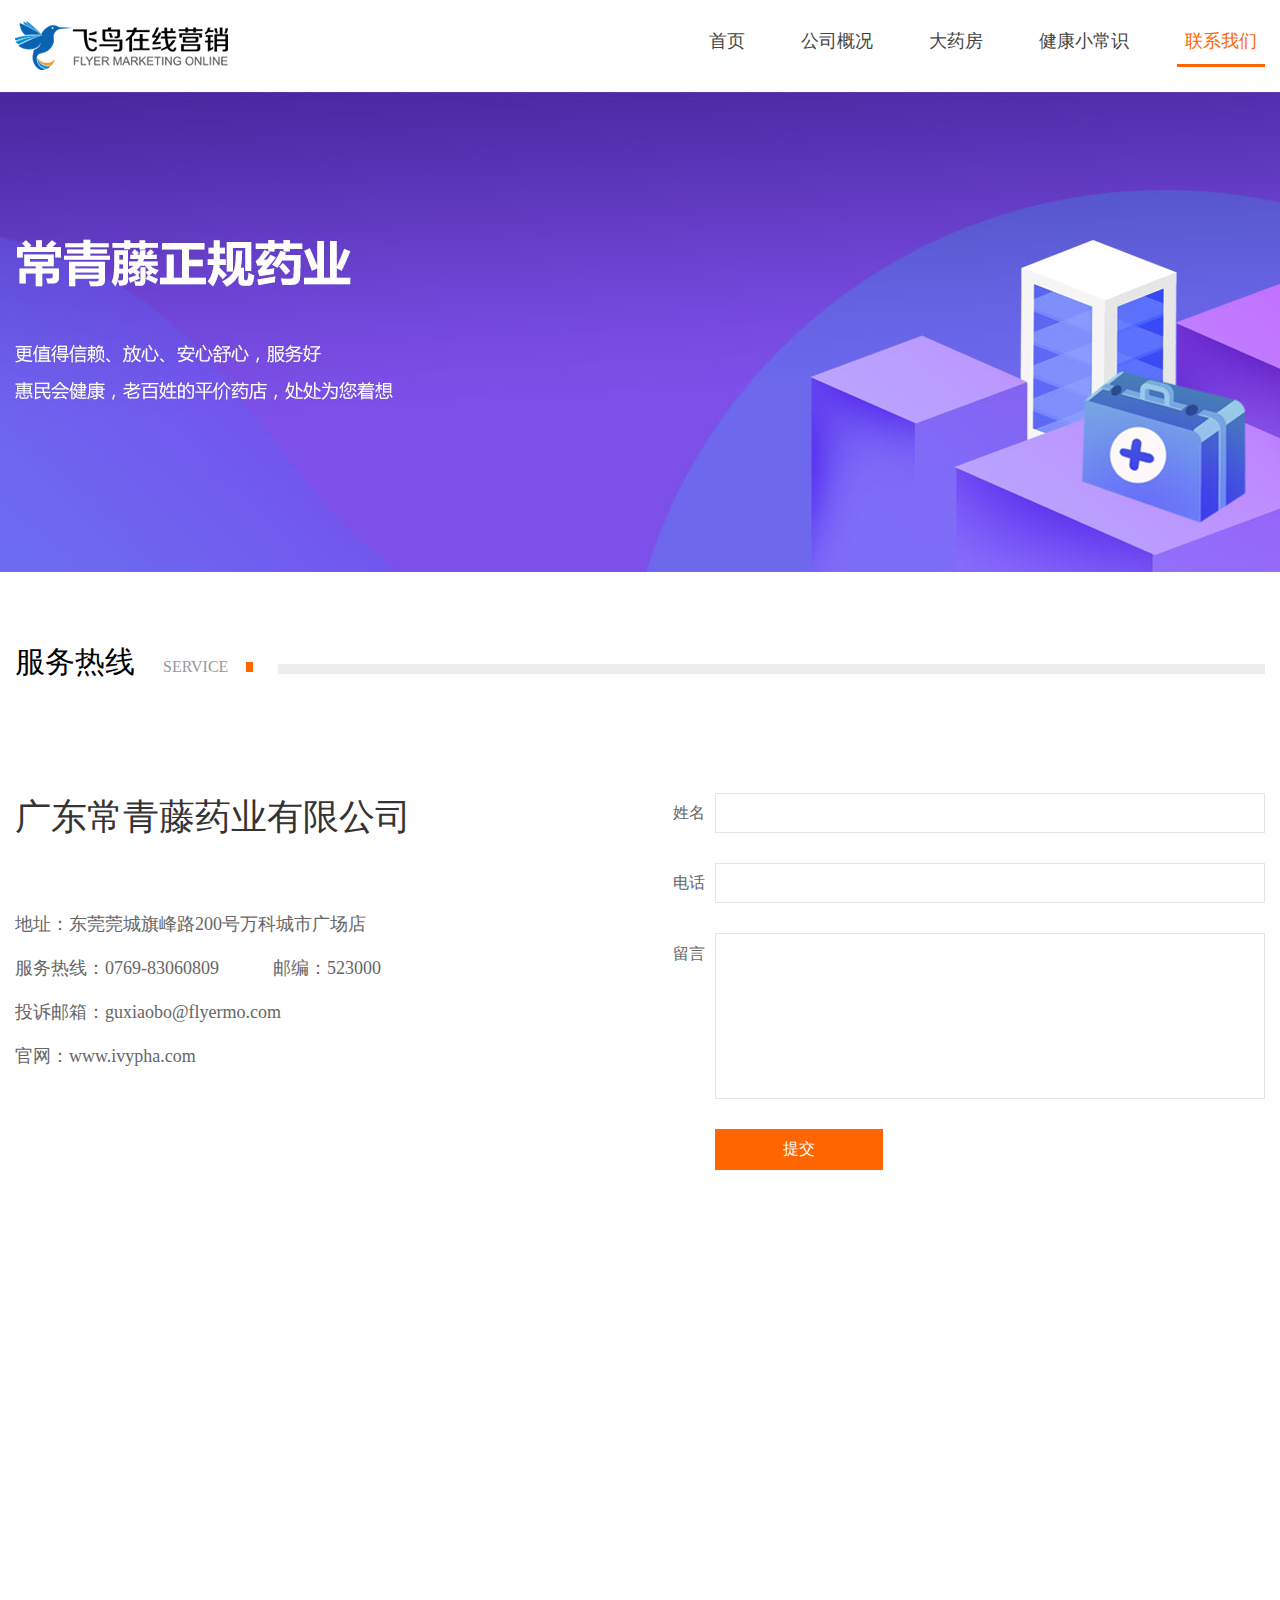
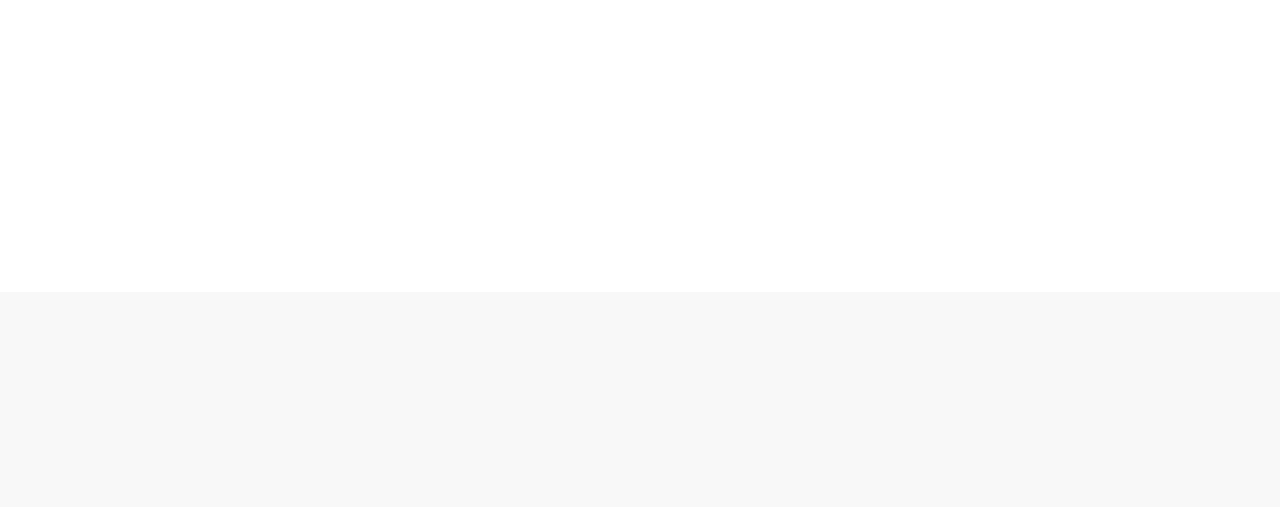
<file: contact.html>
<!DOCTYPE html>
<html>
	<head>
		<meta http-equiv="Content-Type" content="text/html;charset=UTF-8">
		<meta http-equiv="X-UA-Compatible" content="IE=edge,chrome=1">
		<title>联系我们</title>
		<link rel="stylesheet" type="text/css" href="css/swiper-3.4.2.min.css"/>
		<link rel="stylesheet" type="text/css" href="css/swiper.min.css"/>
		<link rel="stylesheet" type="text/css" href="css/animate.css"/>
		<link rel="stylesheet" type="text/css" href="css/style.css"/>
		<link rel="stylesheet" type="text/css" href="css/share.min.css"/>
	</head>
	<body>
		<!-- 导航 -->
		<div class="daohang">
			<div class="header w1440">
				<div class="headerL"><a href=""><img src="images/logo.png" alt=""></a></div>
				<div class="headerR">
					<ul>
						<li><a href="index.html">首页</a></li>
						<li><a href="about.html">公司概况</a></li>
						<li><a href="product.html">大药房</a></li>
						<li><a href="news.html">健康小常识</a></li>
						<li class="headerActive"><a href="contact.html">联系我们</a></li>
					</ul>
				</div>
			</div>
		</div>
		
		<!-- banner -->
		<div class="link_banner"></div>
		
		<!-- 服务热线 -->
		<div class="fwrx">
			<div class="w1440 link">
				<div class="link_service">
					服务热线<span>SERVICE</span><span></span><p></p>
				</div>
				<div class="link_detail">
					<div class="wow animated slideInUp fl link_detail_tro">
						<p>广东常青藤药业有限公司</p>
						<p>
							地址：东莞莞城旗峰路200号万科城市广场店<br>
							服务热线：0769-83060809<span>邮编：523000</span><br>
							投诉邮箱：guxiaobo@flyermo.com<br>
							官网：www.ivypha.com
						</p>
					</div>
					<div class="wow animated slideInUp fr link_form">
						<form action="" method="post" onsubmit="return toVaild()">
							<div>
								姓名<input type="text" name="username" class="username">
								<p class="nameErr">请填写您的真实姓名！</p>
							</div>
							<div>
								电话<input type="tel" name="tel" class="tel" maxlength="11">
								<p class="telErr">手机号码格式错误，请重新输入！</p>
							</div>
							<div>
								<span>留言</span>
								<textarea name="留言" id="message" cols="30" rows="8"></textarea>
								<p class="msgErr">请输入您的留言！</p>
							</div>
							<div><input type="submit" value="提交" class="submit"></div>
						</form>
					</div>
				</div>
			</div>
		</div>
		
		<!--百度地图容器-->
		<div class="bddt">
			<div class="wow animated slideInUp w1440 map">
				<div style="width:100%;height:550px;border:#ccc solid 1px;" id="dituContent"></div>
			</div>
		</div>
		
		<!-- 底部 -->
		<div class="dibu">
			<div class="wow animated slideInUp w1440 footer">
				<div class="hotline">
					<p>服务热线</p>
					<h4>0769-83060809</h4>
				</div>
				<div class="copyRight">
					<ul>
						<li><a href="">首页</a></li>
						<li><a href="">公司概况</a></li>
						<li><a href="">大药房</a></li>
						<li><a href="">健康小常识</a></li>
						<li><a href="">联系我们</a></li>
					</ul>
					<p>版权所有 © 2019-2022 广东常青藤药业有限公司    COPYRIGHT © 1999-2022 IVYPHA.COM ALL RIGHTS RESERVED粤ICP备17127017号</p>
				</div>
				<div class="contact">
					<a href="javascript:;">
						<div class="QRCode"><img src="images/QRCode.jpg" alt=""></div>
						<img src="images/phone.png" alt="">
					</a>
					<a href="javascript:;">
						<div class="QRCode"><img src="images/QRCode.jpg" alt=""></div>
						<img src="images/wx.png" alt="">
					</a>
				</div>
			</div>
		</div>
	</body>
	<script language="JavaScript" src="js/jquery-3.1.0.min.js"></script>
	<script language="JavaScript" src="js/jquery.share.min.js"></script>
	<script language="JavaScript" src="js/jquery-scrolltofixed-min.js"></script>
	<script language="JavaScript" src="js/swiper-3.4.2.jquery.min.js"></script>
	<script language="JavaScript" src="js/swiper.min.js"></script>
	<script language="JavaScript" src="js/mag.js"></script>
	<script language="JavaScript" src="js/wow.min.js"></script>
	<script language="JavaScript" src="js/index.js"></script>
	<script type="text/javascript" src="https://api.map.baidu.com/api?key=&v=1.1&services=true"></script>
	<script type="text/javascript">
		//创建和初始化地图函数：
		function initMap(){
			createMap();//创建地图
			setMapEvent();//设置地图事件
			addMapControl();//向地图添加控件
			addMarker();//向地图中添加marker
		}
	    
		//创建地图函数：
		function createMap(){
			var map = new BMap.Map("dituContent");//在百度地图容器中创建一个地图
			var point = new BMap.Point(113.769795,23.031856);//定义一个中心点坐标
			map.centerAndZoom(point,18);//设定地图的中心点和坐标并将地图显示在地图容器中
			window.map = map;//将map变量存储在全局
		}
	    
		//地图事件设置函数：
		function setMapEvent(){
			map.enableDragging();//启用地图拖拽事件，默认启用(可不写)
			map.enableScrollWheelZoom();//启用地图滚轮放大缩小
			map.enableDoubleClickZoom();//启用鼠标双击放大，默认启用(可不写)
			map.enableKeyboard();//启用键盘上下左右键移动地图
		}
	    
		//地图控件添加函数：
		function addMapControl(){
							//向地图中添加比例尺控件
		var ctrl_sca = new BMap.ScaleControl({anchor:BMAP_ANCHOR_BOTTOM_LEFT});
		map.addControl(ctrl_sca);
		}
	    
		//标注点数组
		var markerArr = [{title:"广东常青藤药业有限公司",content:"服务热线：0769-83060809",point:"113.770348|23.031773",isOpen:1,icon:{w:21,h:21,l:46,t:0,x:6,lb:5}}
			 ];
		//创建marker
		function addMarker(){
			for(var i=0;i<markerArr.length;i++){
				var json = markerArr[i];
				var p0 = json.point.split("|")[0];
				var p1 = json.point.split("|")[1];
				var point = new BMap.Point(p0,p1);
				var iconImg = createIcon(json.icon);
				var marker = new BMap.Marker(point,{icon:iconImg});
				var iw = createInfoWindow(i);
				var label = new BMap.Label(json.title,{"offset":new BMap.Size(json.icon.lb-json.icon.x+10,-20)});
				marker.setLabel(label);
				map.addOverlay(marker);
				label.setStyle({
							borderColor:"#808080",
							color:"#333",
							cursor:"pointer"
				});
				
				(function(){
					var index = i;
					var _iw = createInfoWindow(i);
					var _marker = marker;
					_marker.addEventListener("click",function(){
						this.openInfoWindow(_iw);
					});
					_iw.addEventListener("open",function(){
						_marker.getLabel().hide();
					})
					_iw.addEventListener("close",function(){
						_marker.getLabel().show();
					})
					label.addEventListener("click",function(){
						_marker.openInfoWindow(_iw);
					})
					if(!!json.isOpen){
						label.hide();
						_marker.openInfoWindow(_iw);
					}
				})()
			}
		}
		//创建InfoWindow
		function createInfoWindow(i){
			var json = markerArr[i];
			var iw = new BMap.InfoWindow("<b class='iw_poi_title' title='" + json.title + "'>" + json.title + "</b><div class='iw_poi_content'>"+json.content+"</div>");
			return iw;
		}
		//创建一个Icon
		function createIcon(json){
			var icon = new BMap.Icon("https://app.baidu.com/map/images/us_mk_icon.png", new BMap.Size(json.w,json.h),{imageOffset: new BMap.Size(-json.l,-json.t),infoWindowOffset:new BMap.Size(json.lb+5,1),offset:new BMap.Size(json.x,json.h)})
			return icon;
		}
	
		initMap();//创建和初始化地图
	</script>
</html>
</file>
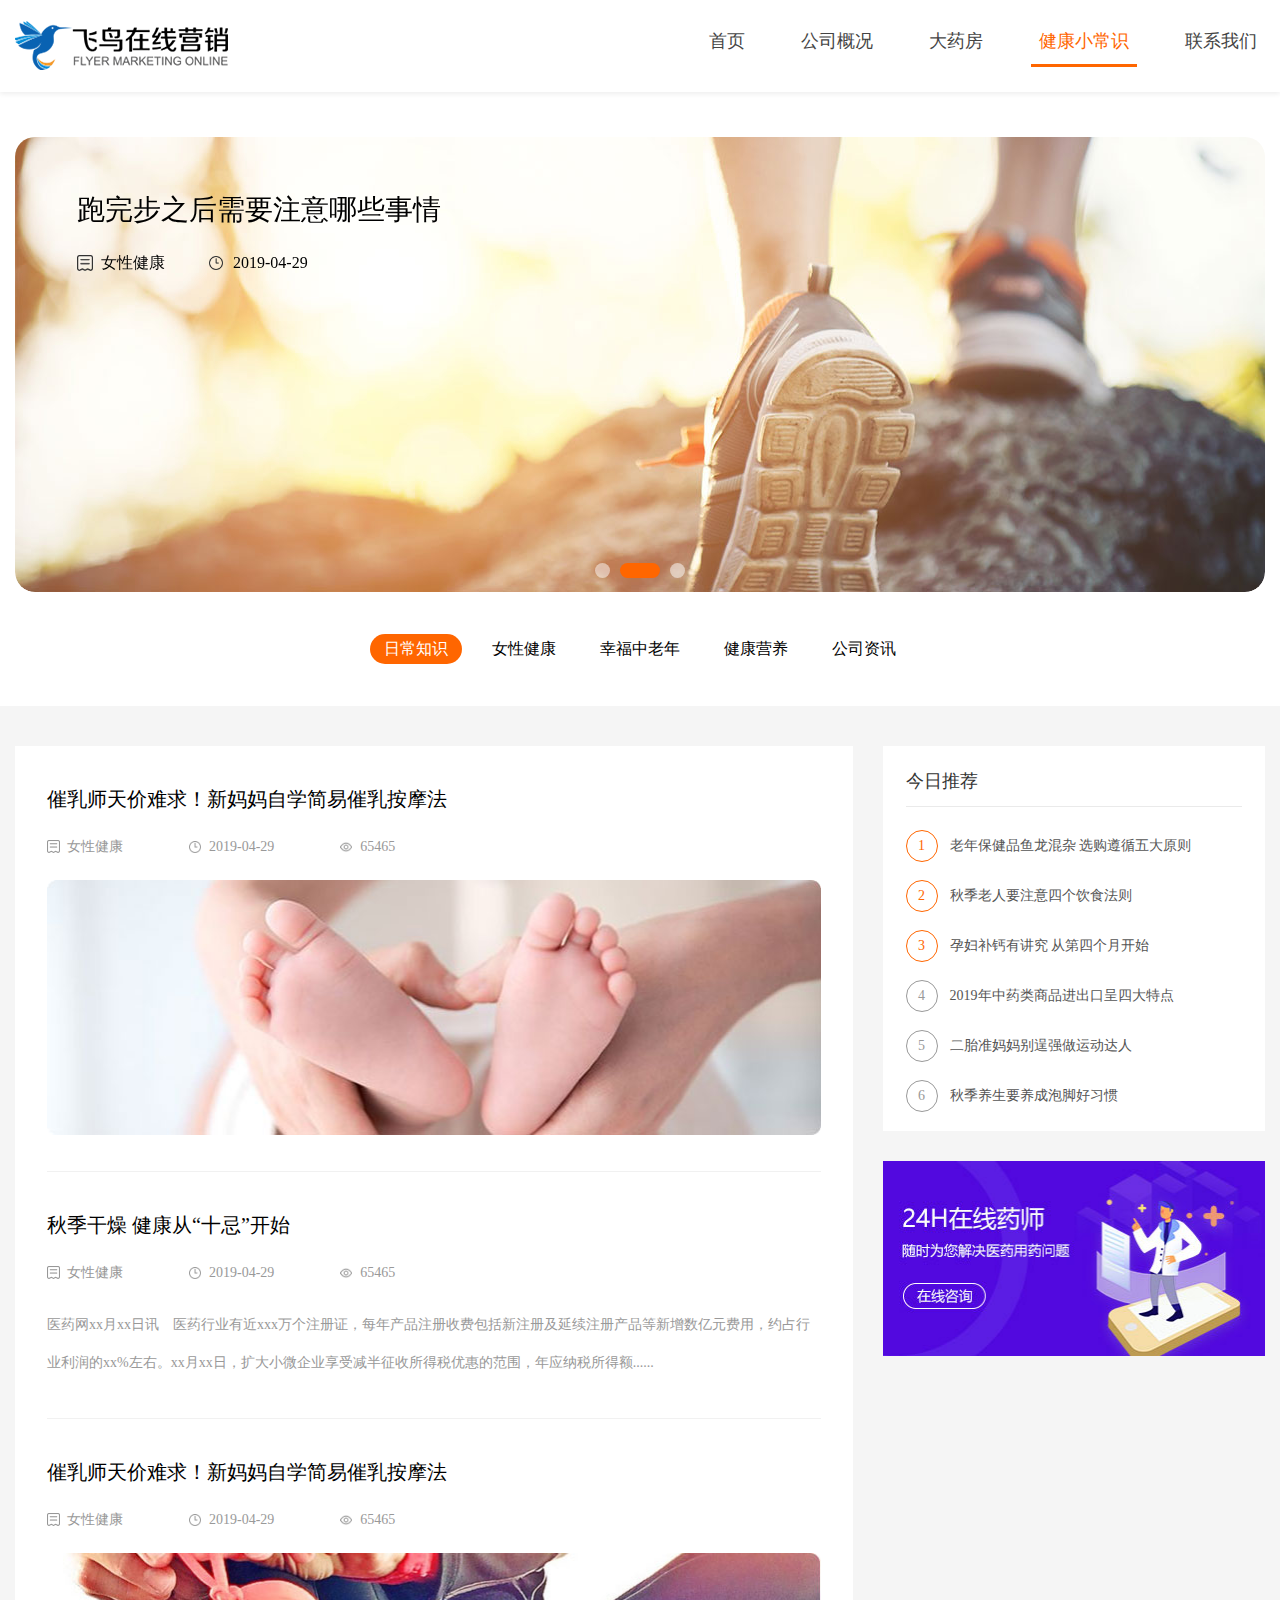
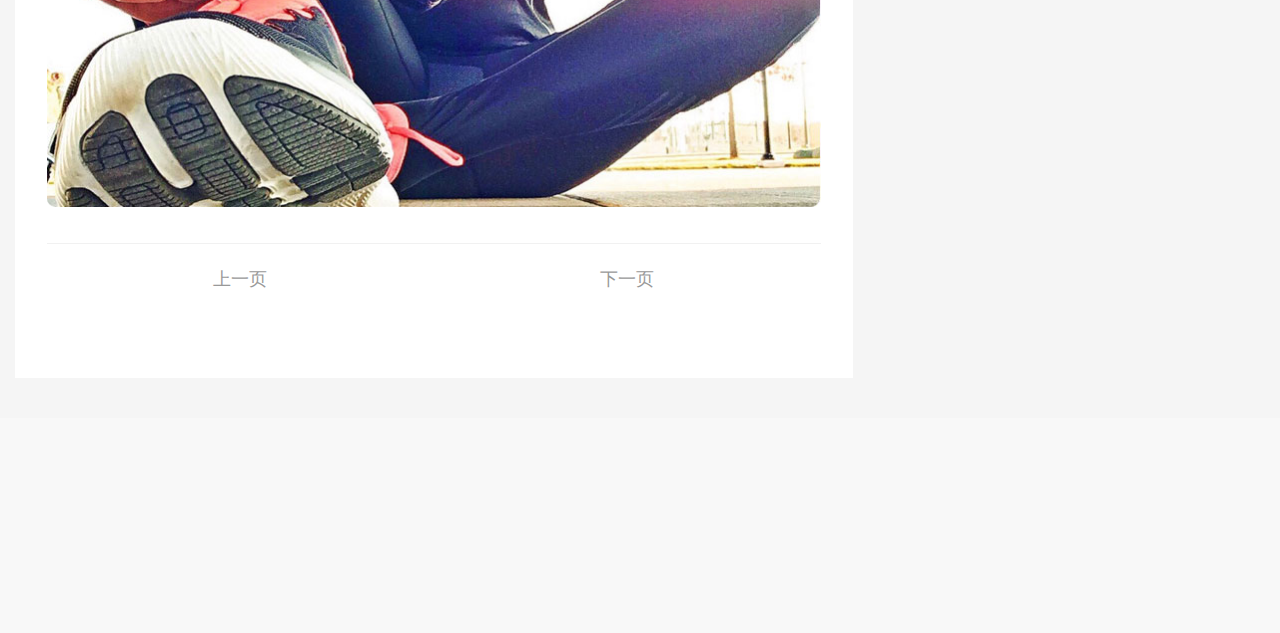
<file: news.html>
<!DOCTYPE html>
<html>
	<head>
		<meta http-equiv="Content-Type" content="text/html;charset=UTF-8">
		<meta http-equiv="X-UA-Compatible" content="IE=edge,chrome=1">
		<title>健康资讯</title>
		<link rel="stylesheet" type="text/css" href="css/swiper-3.4.2.min.css"/>
		<link rel="stylesheet" type="text/css" href="css/animate.css"/>
		<link rel="stylesheet" type="text/css" href="css/style.css"/>
		<link rel="stylesheet" type="text/css" href="css/share.min.css"/>
	</head>
	<body>
		<!-- 导航 -->
		<div class="daohang">
			<div class="header w1440">
				<div class="headerL"><a href=""><img src="images/logo.png" alt=""></a></div>
				<div class="headerR">
					<ul>
						<li><a href="index.html">首页</a></li>
						<li><a href="about.html">公司概况</a></li>
						<li><a href="product.html">大药房</a></li>
						<li class="headerActive"><a href="news.html">健康小常识</a></li>
						<li><a href="contact.html">联系我们</a></li>
					</ul>
				</div>
			</div>
		</div>
		
		<!-- banner -->
		<div>
			<div class="swiper-container news_banner w1250">
				<div class="swiper-wrapper">
					<div class="swiper-slide NB_items">
						<img src="images/run.jpg" alt="">
						<div class="NB_desc">
							<h2>跑完步之后需要注意哪些事情</h2>
							<p>
								<span class="art-title-black">女性健康</span>
								<span class="art-time-black">2019-04-29</span>
							</p>
						</div>
					</div>
					<div class="swiper-slide NB_items">
						<img src="images/run.jpg" alt="">
						<div class="wow animated slideInUp NB_desc">
							<h2>跑完步之后需要注意哪些事情</h2>
							<p>
								<span class="art-title-black">女性健康</span>
								<span class="art-time-black">2019-04-29</span>
							</p>
						</div>
					</div>
					<div class="swiper-slide NB_items">
						<img src="images/run.jpg" alt="">
						<div class="NB_desc">
							<h2>跑完步之后需要注意哪些事情</h2>
							<p>
								<span class="art-title-black">女性健康</span>
								<span class="art-time-black">2019-04-29</span>
							</p>
						</div>
					</div>
				</div>
				<div class="swiper-pagination"></div>
			</div>
			<div class="w1250 news_nav">
				<ul class="wow animated slideInUp">
					<li class="news_nav_active">日常知识</li>
					<li><a href="">女性健康</a></li>
					<li><a href="">幸福中老年</a></li>
					<li><a href="">健康营养</a></li>
					<li><a href="">公司资讯</a></li>
				</ul>
			</div>
		</div>
		
		<!-- 健康资讯 -->
		<div class="jkzx">
			<div class="w1250 news">
				<div class="news_con">
					<div class="news_item01">
						<a href="article.html">
							<h2>催乳师天价难求！新妈妈自学简易催乳按摩法</h2>
							<div class="article_info">
								<span class="art-title">女性健康</span>
								<span class="art-time">2019-04-29</span>
								<span class="browse">65465</span>
							</div>
							<div class="article_title"><img src="images/footer.jpg" alt=""></div>
						</a>
					</div>
					<div class="news_item01">
						<a href="">
							<h2>秋季干燥 健康从“十忌”开始</h2>
							<div class="article_info">
								<span class="art-title">女性健康</span>
								<span class="art-time">2019-04-29</span>
								<span class="browse">65465</span>
							</div>
							<div class="article_text">
								<p>医药网xx月xx日讯　医药行业有近xxx万个注册证，每年产品注册收费包括新注册及延续注册产品等新增数亿元费用，约占行业利润的xx%左右。xx月xx日，扩大小微企业享受减半征收所得税优惠的范围，年应纳税所得额......</p>
							</div>
						</a>
					</div>
					<div class="news_item01">
						<a href="">
							<h2>催乳师天价难求！新妈妈自学简易催乳按摩法</h2>
							<div class="article_info">
								<span class="art-title">女性健康</span>
								<span class="art-time">2019-04-29</span>
								<span class="browse">65465</span>
							</div>
							<div class="article_title"><img src="images/news_item02.jpg" alt=""></div>
						</a>
					</div>
					<div class="news_pages">
						<ul>
							<li><a href="">上一页</a></li>
							<li><a href="">下一页</a></li>
						</ul>
					</div>
				</div>
				<div class="article_nav">
					<div class="recommend">
						<div class="art_nav_items">
							<div><span>今日推荐</span></div>
							<ul>
								<li><a href=""><span>1</span>老年保健品鱼龙混杂 选购遵循五大原则</a></li>
								<li><a href=""><span>2</span>秋季老人要注意四个饮食法则</a></li>
								<li><a href=""><span>3</span>孕妇补钙有讲究 从第四个月开始</a></li>
								<li><a href=""><span>4</span>2019年中药类商品进出口呈四大特点</a></li>
								<li><a href=""><span>5</span>二胎准妈妈别逞强做运动达人</a></li>
								<li><a href=""><span>6</span>秋季养生要养成泡脚好习惯</a></li>
							</ul>
						</div>
						<div class="art_nav_ad"><a href=""><img src="images/24h.jpg" alt=""></a></div>
					</div>
				</div>
			</div>
		</div>
		
		<!-- 底部 -->
		<div class="dibu">
			<div class="wow animated slideInUp w1440 footer">
				<div class="hotline">
					<p>服务热线</p>
					<h4>0769-83060809</h4>
				</div>
				<div class="copyRight">
					<ul>
						<li><a href="">首页</a></li>
						<li><a href="">公司概况</a></li>
						<li><a href="">大药房</a></li>
						<li><a href="">健康小常识</a></li>
						<li><a href="">联系我们</a></li>
					</ul>
					<p>版权所有 © 2019-2022 广东常青藤药业有限公司    COPYRIGHT © 1999-2022 IVYPHA.COM ALL RIGHTS RESERVED粤ICP备17127017号</p>
				</div>
				<div class="contact">
					<a href="javascript:;">
						<div class="QRCode"><img src="images/QRCode.jpg" alt=""></div>
						<img src="images/phone.png" alt="">
					</a>
					<a href="javascript:;">
						<div class="QRCode"><img src="images/QRCode.jpg" alt=""></div>
						<img src="images/wx.png" alt="">
					</a>
				</div>
			</div>
		</div>
	</body>
	<script language="JavaScript" src="js/jquery-3.1.0.min.js"></script>
	<script language="JavaScript" src="js/jquery.share.min.js"></script>
	<script language="JavaScript" src="js/jquery-scrolltofixed-min.js"></script>
	<script language="JavaScript" src="js/swiper-3.4.2.jquery.min.js"></script>
	<script language="JavaScript" src="js/mag.js"></script>
	<script language="JavaScript" src="js/wow.min.js"></script>
	<script language="JavaScript" src="js/index.js"></script>
</html>
</file>
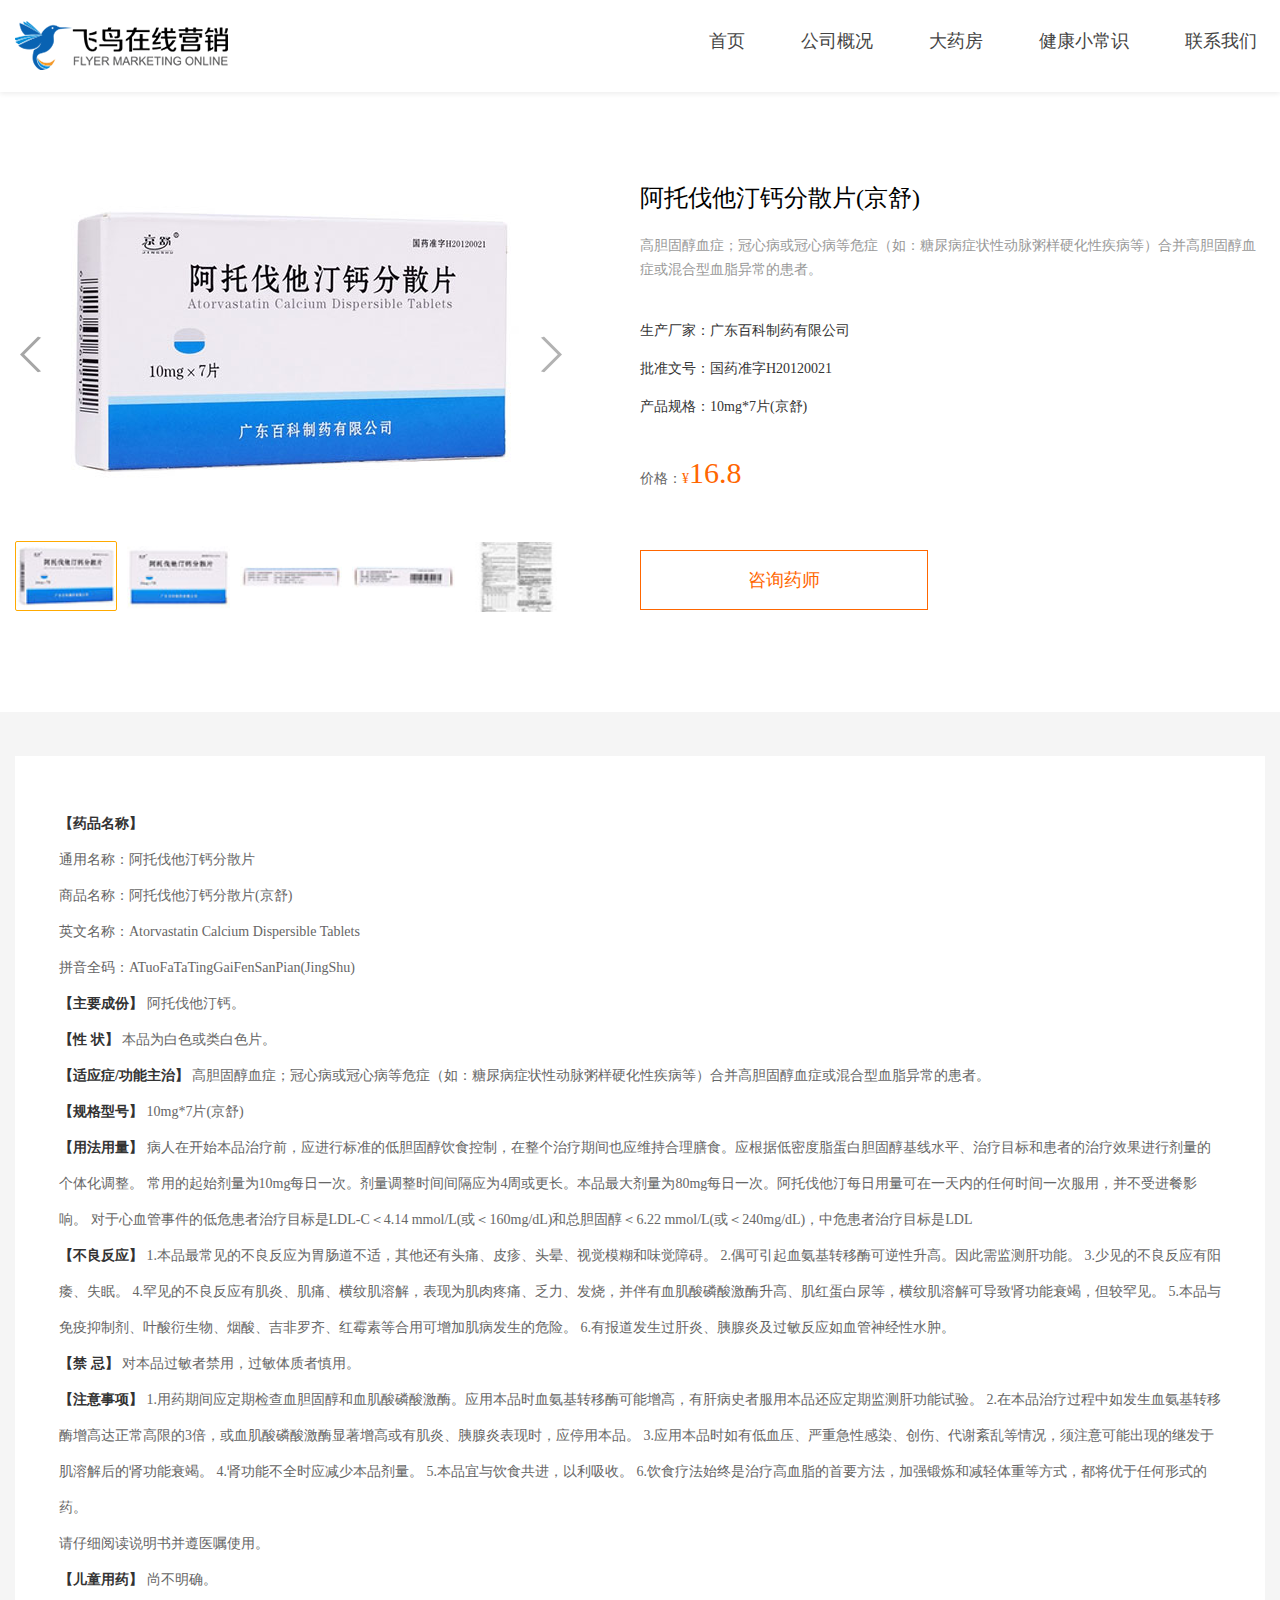
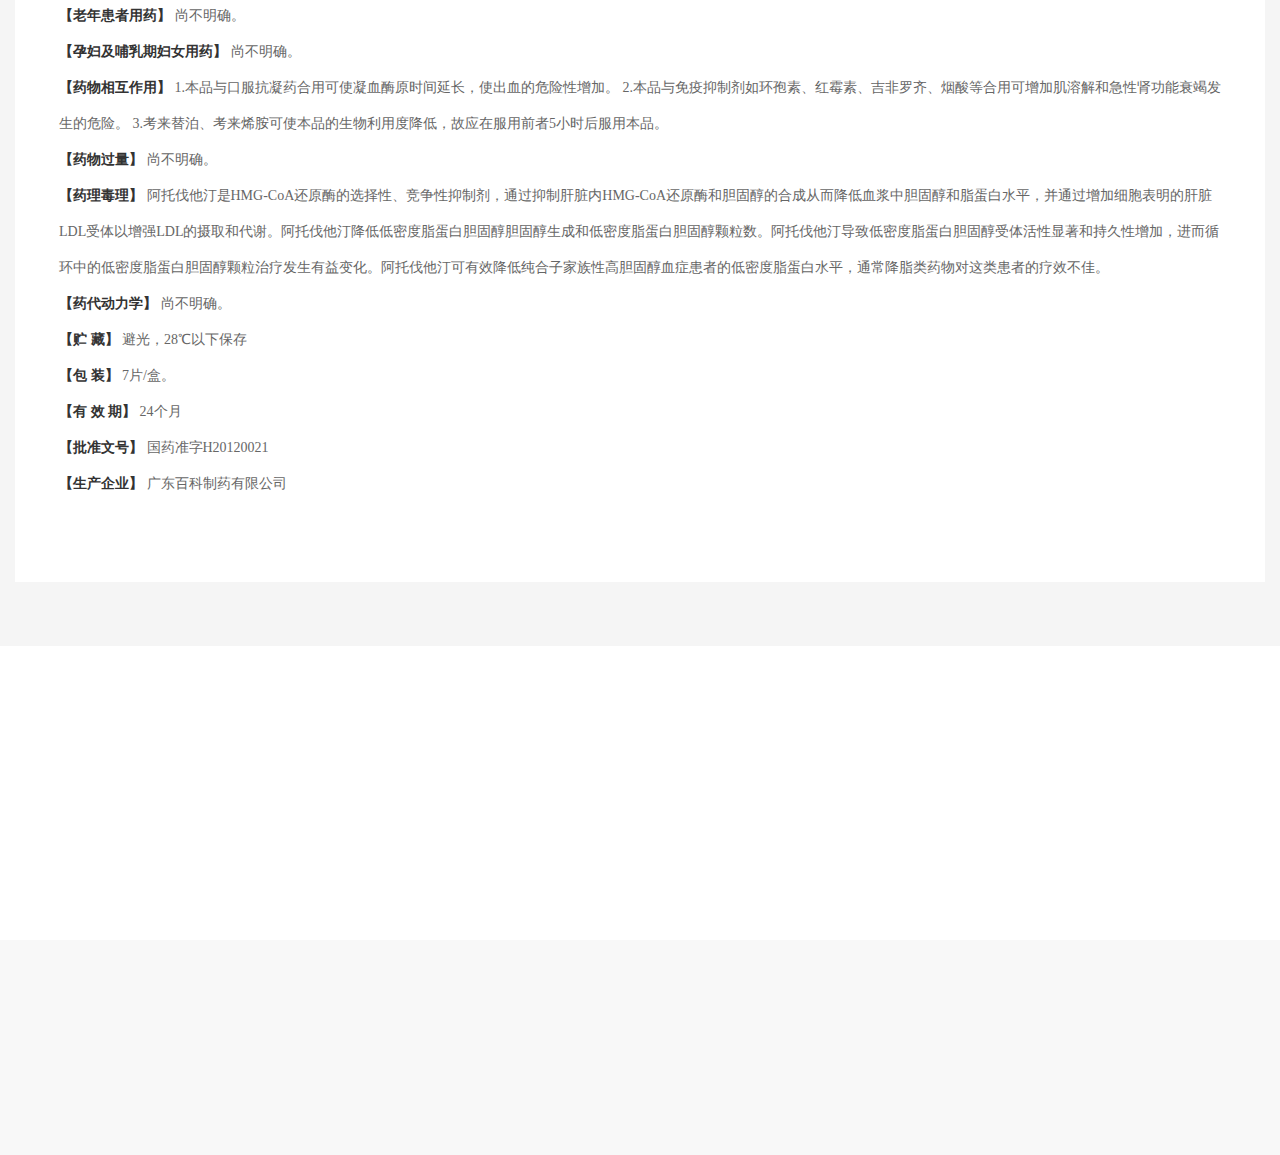
<file: prddetail.html>
<!DOCTYPE html>
<html>
	<head>
		<meta http-equiv="Content-Type" content="text/html;charset=UTF-8">
		<meta http-equiv="X-UA-Compatible" content="IE=edge,chrome=1">
		<title>商品详情</title>
		<link rel="stylesheet" type="text/css" href="css/swiper-3.4.2.min.css"/>
		<link rel="stylesheet" type="text/css" href="css/swiper.min.css"/>
		<link rel="stylesheet" type="text/css" href="css/animate.css"/>
		<link rel="stylesheet" type="text/css" href="css/style.css"/>
		<link rel="stylesheet" type="text/css" href="css/share.min.css"/>
	</head>
	<body>
		<!-- 导航 -->
		<div class="daohang">
			<div class="header w1440">
				<div class="headerL"><a href=""><img src="images/logo.png" alt=""></a></div>
				<div class="headerR">
					<ul>
						<li><a href="index.html">首页</a></li>
						<li><a href="about.html">公司概况</a></li>
						<li><a href="product.html">大药房</a></li>
						<li><a href="news.html">健康小常识</a></li>
						<li><a href="contact.html">联系我们</a></li>
					</ul>
				</div>
			</div>
		</div>
		
		<!-- 商品展示 -->
		<div>
			<div class="w1250 prd_detail">
				<div class="wow animated slideInUp prd_show">
					<!-- Swiper -->
					<div class="swiper-container gallery-top">
						<div class="swiper-wrapper">
							<div class="swiper-slide" style="background-image: url(images/drug01.jpg)"></div>
							<div class="swiper-slide" style="background-image: url(images/drug01.jpg)"></div>
							<div class="swiper-slide" style="background-image: url(images/drug01.jpg)"></div>
							<div class="swiper-slide" style="background-image: url(images/drug01.jpg)"></div>
							<div class="swiper-slide" style="background-image: url(images/drug01.jpg)"></div>
						</div>
					</div>
					<!-- Add top Arrows -->
					<div class="swiper-button-next swiper-button-black top-next"></div>
					<div class="swiper-button-prev swiper-button-black top-prev"></div>
					<div class="swiper-container gallery-thumbs">
						<div class="swiper-wrapper">
							<div class="swiper-slide" style="background-image: url(images/drug_s01.jpg)"></div>
							<div class="swiper-slide" style="background-image: url(images/drug_s02.jpg)"></div>
							<div class="swiper-slide" style="background-image: url(images/drug_s03.jpg)"></div>
							<div class="swiper-slide" style="background-image: url(images/drug_s04.jpg)"></div>
							<div class="swiper-slide" style="background-image: url(images/drug_s05.jpg)"></div>
						</div>
					</div>
				</div>
				<div class="wow animated slideInUp prd_desc">
					<h2>阿托伐他汀钙分散片(京舒)</h2>
					<p class="use_for">高胆固醇血症；冠心病或冠心病等危症（如：糖尿病症状性动脉粥样硬化性疾病等）合并高胆固醇血症或混合型血脂异常的患者。</p>
					<div class="specifications">
						<p>生产厂家：广东百科制药有限公司</p>
						<p>批准文号：国药准字H20120021</p>
						<p>产品规格：10mg*7片(京舒)</p>
					</div>
					<div class="prd_price">价格：<span>&yen;<em>16.8</em></span></div>
					<div class="consult"><a href="">咨询药师</a></div>
				</div>
			</div>
		</div>
		
		<!-- 药品介绍 -->
		<div class="ypjs">
			<div class="wow animated slideInUp w1250 prd_introduce">
				<p><b>【药品名称】</b></p>
				<p>通用名称：阿托伐他汀钙分散片</p>
				<p>商品名称：阿托伐他汀钙分散片(京舒)</p>
				<p>英文名称：Atorvastatin Calcium Dispersible Tablets</p>
				<p>拼音全码：ATuoFaTaTingGaiFenSanPian(JingShu)</p>
				<p><b>【主要成份】</b> 阿托伐他汀钙。</p>
				<p><b>【性 状】</b> 本品为白色或类白色片。</p>
				<p><b>【适应症/功能主治】</b> 高胆固醇血症；冠心病或冠心病等危症（如：糖尿病症状性动脉粥样硬化性疾病等）合并高胆固醇血症或混合型血脂异常的患者。</p>
				<p><b>【规格型号】</b> 10mg*7片(京舒)</p>
				<p><b>【用法用量】</b> 病人在开始本品治疗前，应进行标准的低胆固醇饮食控制，在整个治疗期间也应维持合理膳食。应根据低密度脂蛋白胆固醇基线水平、治疗目标和患者的治疗效果进行剂量的个体化调整。 常用的起始剂量为10mg每日一次。剂量调整时间间隔应为4周或更长。本品最大剂量为80mg每日一次。阿托伐他汀每日用量可在一天内的任何时间一次服用，并不受进餐影响。 对于心血管事件的低危患者治疗目标是LDL-C＜4.14 mmol/L(或＜160mg/dL)和总胆固醇＜6.22 mmol/L(或＜240mg/dL)，中危患者治疗目标是LDL</p>
				<p><b>【不良反应】</b> 1.本品最常见的不良反应为胃肠道不适，其他还有头痛、皮疹、头晕、视觉模糊和味觉障碍。 2.偶可引起血氨基转移酶可逆性升高。因此需监测肝功能。 3.少见的不良反应有阳痿、失眠。 4.罕见的不良反应有肌炎、肌痛、横纹肌溶解，表现为肌肉疼痛、乏力、发烧，并伴有血肌酸磷酸激酶升高、肌红蛋白尿等，横纹肌溶解可导致肾功能衰竭，但较罕见。 5.本品与免疫抑制剂、叶酸衍生物、烟酸、吉非罗齐、红霉素等合用可增加肌病发生的危险。 6.有报道发生过肝炎、胰腺炎及过敏反应如血管神经性水肿。</p>
				<p><b>【禁 忌】</b> 对本品过敏者禁用，过敏体质者慎用。</p>
				<p><b>【注意事项】</b> 1.用药期间应定期检查血胆固醇和血肌酸磷酸激酶。应用本品时血氨基转移酶可能增高，有肝病史者服用本品还应定期监测肝功能试验。 2.在本品治疗过程中如发生血氨基转移酶增高达正常高限的3倍，或血肌酸磷酸激酶显著增高或有肌炎、胰腺炎表现时，应停用本品。 3.应用本品时如有低血压、严重急性感染、创伤、代谢紊乱等情况，须注意可能出现的继发于肌溶解后的肾功能衰竭。 4.肾功能不全时应减少本品剂量。 5.本品宜与饮食共进，以利吸收。 6.饮食疗法始终是治疗高血脂的首要方法，加强锻炼和减轻体重等方式，都将优于任何形式的药。</p>
				<p>请仔细阅读说明书并遵医嘱使用。</p>
				<p><b>【儿童用药】</b> 尚不明确。</p>
				<p><b>【老年患者用药】</b> 尚不明确。</p>
				<p><b>【孕妇及哺乳期妇女用药】</b> 尚不明确。</p>
				<p><b>【药物相互作用】</b> 1.本品与口服抗凝药合用可使凝血酶原时间延长，使出血的危险性增加。 2.本品与免疫抑制剂如环孢素、红霉素、吉非罗齐、烟酸等合用可增加肌溶解和急性肾功能衰竭发生的危险。 3.考来替泊、考来烯胺可使本品的生物利用度降低，故应在服用前者5小时后服用本品。</p>
				<p><b>【药物过量】</b> 尚不明确。</p>
				<p><b>【药理毒理】</b> 阿托伐他汀是HMG-CoA还原酶的选择性、竞争性抑制剂，通过抑制肝脏内HMG-CoA还原酶和胆固醇的合成从而降低血浆中胆固醇和脂蛋白水平，并通过增加细胞表明的肝脏LDL受体以增强LDL的摄取和代谢。阿托伐他汀降低低密度脂蛋白胆固醇胆固醇生成和低密度脂蛋白胆固醇颗粒数。阿托伐他汀导致低密度脂蛋白胆固醇受体活性显著和持久性增加，进而循环中的低密度脂蛋白胆固醇颗粒治疗发生有益变化。阿托伐他汀可有效降低纯合子家族性高胆固醇血症患者的低密度脂蛋白水平，通常降脂类药物对这类患者的疗效不佳。</p>
				<p><b>【药代动力学】</b> 尚不明确。</p>
				<p><b>【贮 藏】</b> 避光，28℃以下保存</p>
				<p><b>【包 装】</b> 7片/盒。</p>
				<p><b>【有 效 期】</b>  24个月</p>
				<p><b>【批准文号】</b> 国药准字H20120021</p>
				<p><b>【生产企业】</b> 广东百科制药有限公司</p>
			</div>
		</div>
		
		<div>
			<div class="w1250 jiesh">
				<div class="wow animated slideInUp company_item">
					<div>
						<h1><img src="images/icon-zhengpin.png" alt=""></h1>
						<h4>正品行货</h4>
						<p>品质保障 购物无忧</p>
					</div>
					<div>
						<h1><img src="images/icon-zhinan.png" alt=""></h1>
						<h4>省钱指南</h4>
						<p>天天低价 随心畅选</p>
					</div>
					<div>
						<h1><img src="images/icon-zhonglei.png" alt=""></h1>
						<h4>品类齐全</h4>
						<p>打造一站式购物</p>
					</div>
					<div>
						<h1><img src="images/icon-help.png" alt=""></h1>
						<h4>帮助中心</h4>
						<p>您的购药指南</p>
					</div>
				</div>
			</div>
		</div>
		
		<!-- 底部 -->
		<div class="dibu">
			<div class="wow animated slideInUp w1440 footer">
				<div class="hotline">
					<p>服务热线</p>
					<h4>0769-83060809</h4>
				</div>
				<div class="copyRight">
					<ul>
						<li><a href="">首页</a></li>
						<li><a href="">公司概况</a></li>
						<li><a href="">大药房</a></li>
						<li><a href="">健康小常识</a></li>
						<li><a href="">联系我们</a></li>
					</ul>
					<p>版权所有 © 2019-2022 广东常青藤药业有限公司    COPYRIGHT © 1999-2022 IVYPHA.COM ALL RIGHTS RESERVED粤ICP备17127017号</p>
				</div>
				<div class="contact">
					<a href="javascript:;">
						<div class="QRCode"><img src="images/QRCode.jpg" alt=""></div>
						<img src="images/phone.png" alt="">
					</a>
					<a href="javascript:;">
						<div class="QRCode"><img src="images/QRCode.jpg" alt=""></div>
						<img src="images/wx.png" alt="">
					</a>
				</div>
			</div>
		</div>
	</body>
	<script language="JavaScript" src="js/jquery-3.1.0.min.js"></script>
	<script language="JavaScript" src="js/jquery.share.min.js"></script>
	<script language="JavaScript" src="js/jquery-scrolltofixed-min.js"></script>
	<script language="JavaScript" src="js/swiper-3.4.2.jquery.min.js"></script>
	<script language="JavaScript" src="js/swiper.min.js"></script>
	<script language="JavaScript" src="js/mag.js"></script>
	<script language="JavaScript" src="js/wow.min.js"></script>
	<script language="JavaScript" src="js/index.js"></script>
</html>
</file>
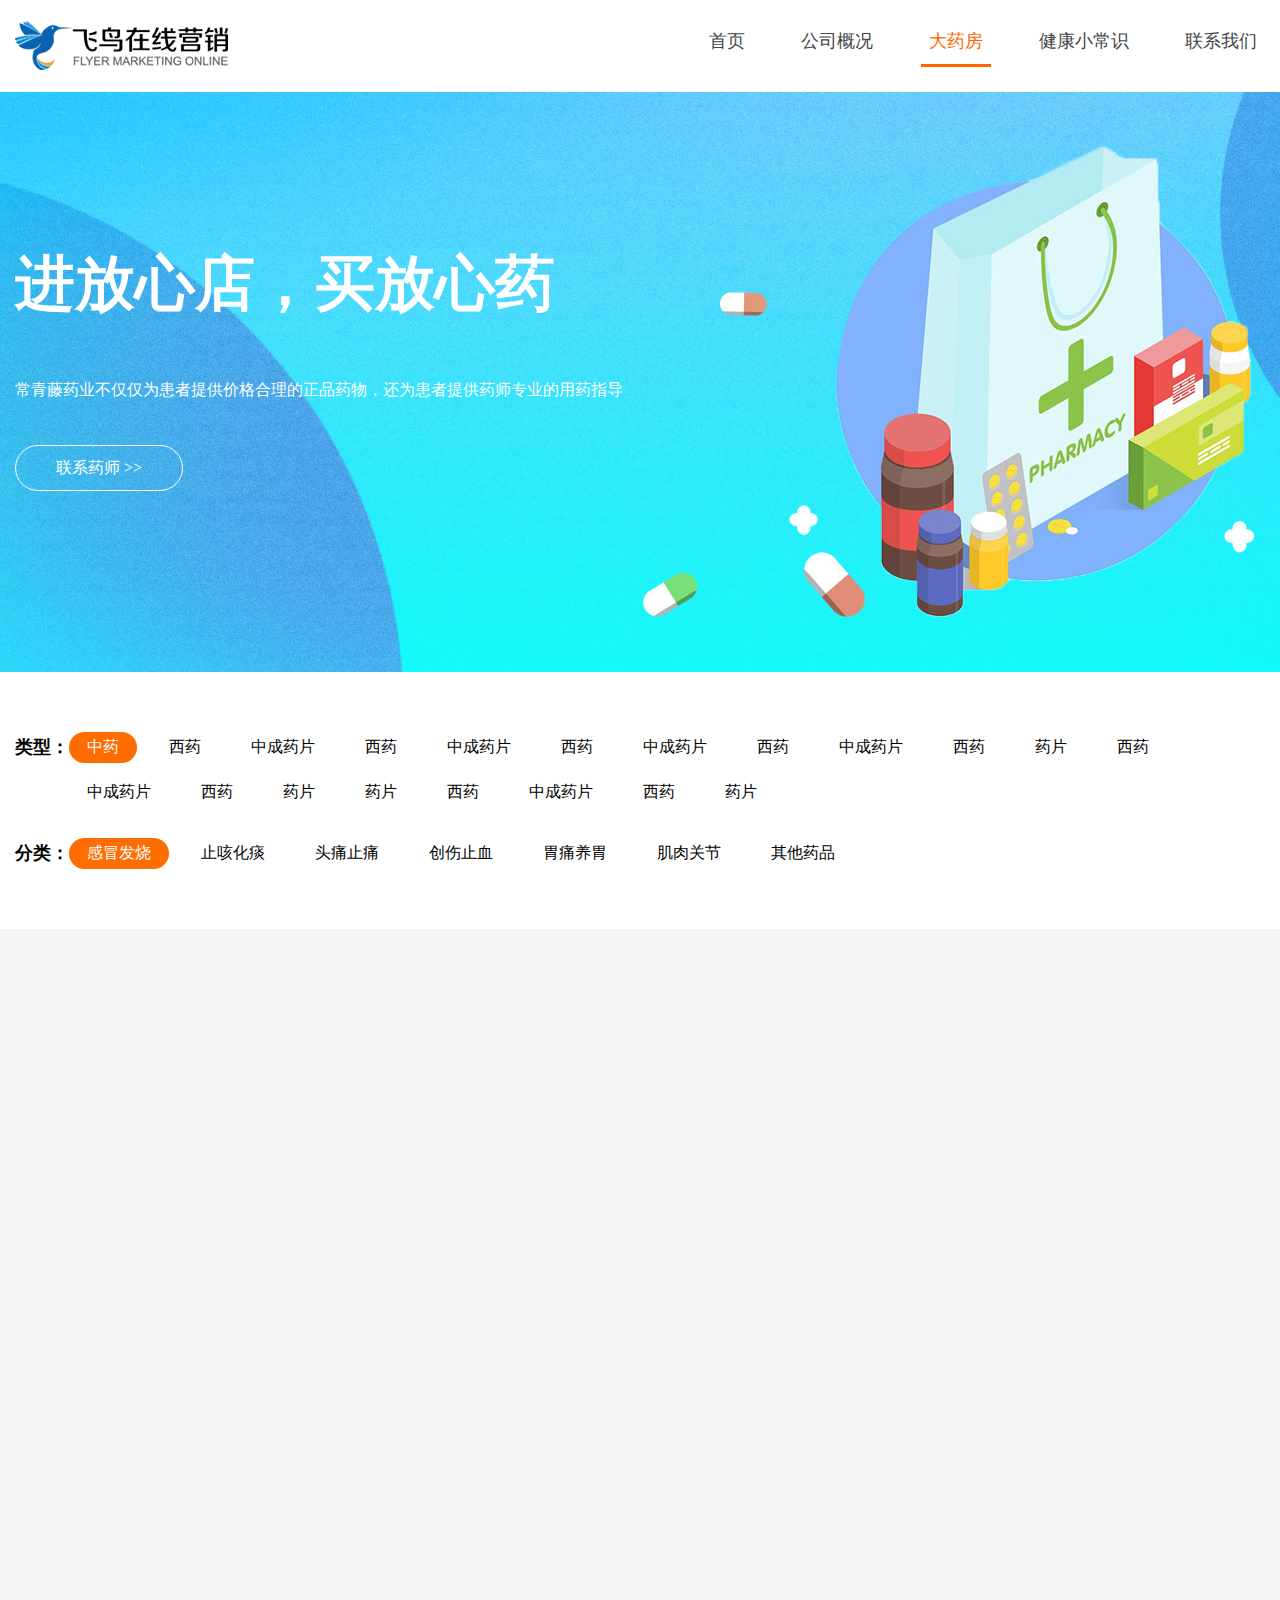
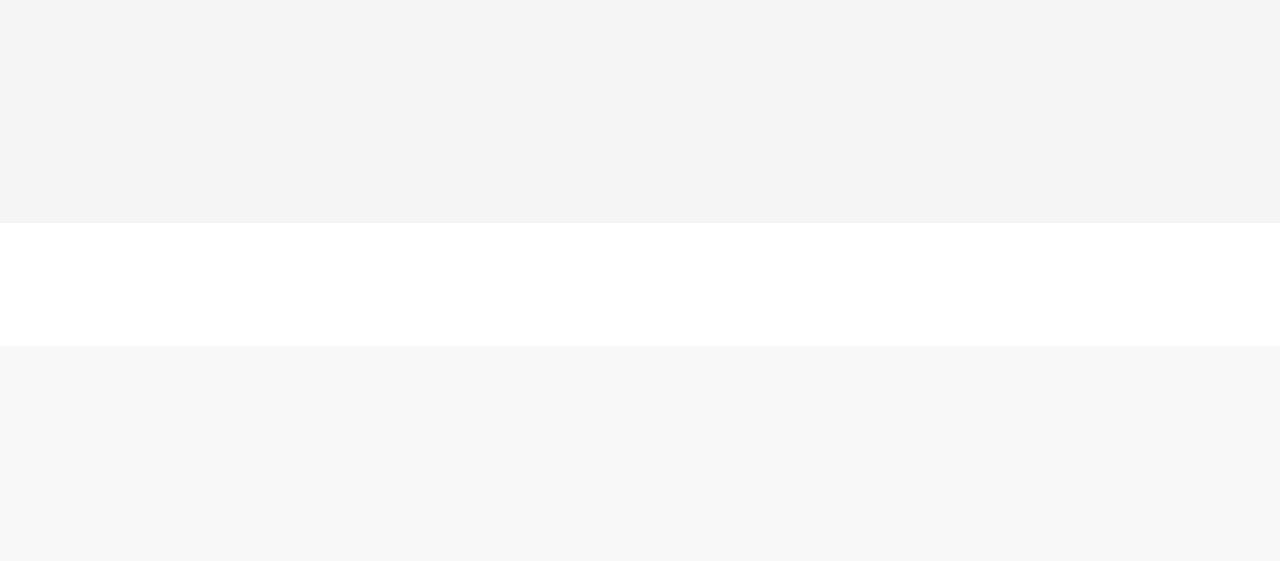
<file: product.html>
<!DOCTYPE html>
<html>
	<head>
		<meta http-equiv="Content-Type" content="text/html;charset=UTF-8">
		<meta http-equiv="X-UA-Compatible" content="IE=edge,chrome=1">
		<title>产品列表</title>
		<link rel="stylesheet" type="text/css" href="css/swiper-3.4.2.min.css"/>
		<link rel="stylesheet" type="text/css" href="css/swiper.min.css"/>
		<link rel="stylesheet" type="text/css" href="css/animate.css"/>
		<link rel="stylesheet" type="text/css" href="css/style.css"/>
		<link rel="stylesheet" type="text/css" href="css/share.min.css"/>
	</head>
	<body>
		<!-- 导航 -->
		<div class="daohang">
			<div class="header w1440">
				<div class="headerL"><a href=""><img src="images/logo.png" alt=""></a></div>
				<div class="headerR">
					<ul>
						<li><a href="index.html">首页</a></li>
						<li><a href="about.html">公司概况</a></li>
						<li class="headerActive"><a href="">大药房</a></li>
						<li><a href="news.html">健康小常识</a></li>
						<li><a href="contact.html">联系我们</a></li>
					</ul>
				</div>
			</div>
		</div>
		
		<!--banner-->
		<div class="product_banner">
			<div class="w1440 about_ms">
				<div class="wow animated slideInUp about_desc product_desc">
					<h2>进放心店，买放心药</h2>
					<p>常青藤药业不仅仅为患者提供价格合理的正品药物，还为患者提供药师专业的用药指导</p>
					<div><span></span><a href="">联系药师 >></a></div>
				</div>
			</div>
		</div>
		
		<!-- 产品分类 -->
		<div>
			<div class="w1440 prd_kind">
				<div class="wow animated slideInUp kind">
					<span>类型：</span>
					<ul>
						<li class="kindActive">中药</li>
						<li><a href="">西药</a></li>
						<li><a href="">中成药片</a></li>
						<li><a href="">西药</a></li>
						<li><a href="">中成药片</a></li>
						<li><a href="">西药</a></li>
						<li><a href="">中成药片</a></li>
						<li><a href="">西药</a></li>
						<li><a href="">中成药片</a></li>
						<li><a href="">西药</a></li>
						<li><a href="">药片</a></li>
						<li><a href="">西药</a></li>
						<li><a href="">中成药片</a></li>
						<li><a href="">西药</a></li>
						<li><a href="">药片</a></li>
						<li><a href="">药片</a></li>
						<li><a href="">西药</a></li>
						<li><a href="">中成药片</a></li>
						<li><a href="">西药</a></li>
						<li><a href="">药片</a></li>
					</ul>
				</div>
				<div class="wow animated slideInUp kind classify">
					<span>分类：</span>
					<ul>
						<li class="classifyActive">感冒发烧</li>
						<li><a href="">止咳化痰</a></li>
						<li><a href="">头痛止痛</a></li>
						<li><a href="">创伤止血</a></li>
						<li><a href="">胃痛养胃</a></li>
						<li><a href="">肌肉关节</a></li>
						<li><a href="">其他药品</a></li>
					</ul>
				</div>
			</div>
		</div>
		
		<!-- 产品列表 -->
		<div class="cplb">
			<div class="w1440 prd_list">
				<ul class="wow animated slideInUp pharmacy_item01 prd_item01">
					<li>
						<a href="prddetail.html">
							<div class="phar_item_img"><img src="images/phar_item01.jpg" alt=""></div>
							<h4>感冒灵颗粒(999) </h4>
							<p>3盒起10.8元/盒，5盒起9.8元/盒</p>
						</a>
					</li>
					<li>
						<a href="prddetail.html">
							<div class="phar_item_img"><img src="images/phar_item02.jpg" alt=""></div>
							<h4>感冒灵颗粒(999) </h4>
							<p>3盒起10.8元/盒，5盒起9.8元/盒</p>
						</a>
					</li>
					<li>
						<a href="prddetail.html">
							<div class="phar_item_img"><img src="images/phar_item03.jpg" alt=""></div>
							<h4>感冒灵颗粒(999) </h4>
							<p>3盒起10.8元/盒，5盒起9.8元/盒</p>
						</a>
					</li>
					<li>
						<a href="prddetail.html">
							<div class="phar_item_img"><img src="images/phar_item04.jpg" alt=""></div>
							<h4>感冒灵颗粒(999) </h4>
							<p>3盒起10.8元/盒，5盒起9.8元/盒</p>
						</a>
					</li>
					<li>
						<a href="prddetail.html">
							<div class="phar_item_img"><img src="images/phar_item01.jpg" alt=""></div>
							<h4>感冒灵颗粒(999) </h4>
							<p>3盒起10.8元/盒，5盒起9.8元/盒</p>
						</a>
					</li>
					<li>
						<a href="prddetail.html">
							<div class="phar_item_img"><img src="images/phar_item02.jpg" alt=""></div>
							<h4>感冒灵颗粒(999) </h4>
							<p>3盒起10.8元/盒，5盒起9.8元/盒</p>
						</a>
					</li>
					<li>
						<a href="prddetail.html">
							<div class="phar_item_img"><img src="images/phar_item03.jpg" alt=""></div>
							<h4>感冒灵颗粒(999) </h4>
							<p>3盒起10.8元/盒，5盒起9.8元/盒</p>
						</a>
					</li>
					<li>
						<a href="prddetail.html">
							<div class="phar_item_img"><img src="images/phar_item04.jpg" alt=""></div>
							<h4>感冒灵颗粒(999) </h4>
							<p>3盒起10.8元/盒，5盒起9.8元/盒</p>
						</a>
					</li>
				</ul>
			</div>
		</div>
		
		<div>
			<div class="w1440 paging">
				<ul class="wow animated slideInUp">
					<li><a href="">首页</a></li>
					<li class="pageActive">1</li>
					<li><a href="">2</a></li>
					<li><a href="">末页</a></li>
				</ul>
			</div>
		</div>
		
		<!-- 底部 -->
		<div class="dibu">
			<div class="wow animated slideInUp w1440 footer">
				<div class="hotline">
					<p>服务热线</p>
					<h4>0769-83060809</h4>
				</div>
				<div class="copyRight">
					<ul>
						<li><a href="">首页</a></li>
						<li><a href="">公司概况</a></li>
						<li><a href="">大药房</a></li>
						<li><a href="">健康小常识</a></li>
						<li><a href="">联系我们</a></li>
					</ul>
					<p>版权所有 © 2019-2022 广东常青藤药业有限公司    COPYRIGHT © 1999-2022 IVYPHA.COM ALL RIGHTS RESERVED粤ICP备17127017号</p>
				</div>
				<div class="contact">
					<a href="javascript:;">
						<div class="QRCode"><img src="images/QRCode.jpg" alt=""></div>
						<img src="images/phone.png" alt="">
					</a>
					<a href="javascript:;">
						<div class="QRCode"><img src="images/QRCode.jpg" alt=""></div>
						<img src="images/wx.png" alt="">
					</a>
				</div>
			</div>
		</div>
	</body>
	<script language="JavaScript" src="js/jquery-3.1.0.min.js"></script>
	<script language="JavaScript" src="js/jquery.share.min.js"></script>
	<script language="JavaScript" src="js/jquery-scrolltofixed-min.js"></script>
	<script language="JavaScript" src="js/swiper-3.4.2.jquery.min.js"></script>
	<script language="JavaScript" src="js/swiper.min.js"></script>
	<script language="JavaScript" src="js/mag.js"></script>
	<script language="JavaScript" src="js/wow.min.js"></script>
	<script language="JavaScript" src="js/index.js"></script>
</html>
</file>
<file: css/style.css>
/*-----------------------------------reset-------------------------------------*/
body{
    margin:0px;
    padding:0px;
    background-color:#fff;
    font-size:16px;
    color:#666666;
    font-family: "微软雅黑";
}
/* ::selection{
	background-color: #4ec8fe;
	color: #ffffff;
}
::-webkit-selection{
	background-color: #4ec8fe;
	color: #ffffff;
} */

p,h1,h2,h3,h4,h5,input,ul,li,dl,dt,dd,img,pre{
    padding:0;
    margin:0;
    outline:0;
    border:0;
}

i,em,cite{
	font-style:normal;
}

li{
    list-style:none;
}
a{
	color: black;
}
a,a:hover,a:active,a:visited,a:link{
	text-decoration:none;
}
img{
	-webkit-user-select: none;
	-moz-user-select: none;
	-ms-user-select: none;
}

.fl{
    float:left;
}

.fr{
    float:right;
}

.clearfloat{
    clear:both;
    overflow:hidden;
}
.clearfloatx{
	clear:both;
}
.w1440{
    width:1440px;
    margin:0 auto;
	position: relative;
}
.w1250{
	width: 1250px;
	margin: 0 auto;
	position: relative;
}
.transition5{
	-webkit-transition: all 0.5s;
	-moz-transition: all 0.5s;
	-ms-transition: all 0.5s;
	-o-transition: all 0.5s;
	transition: all 0.5s;
}
.transition3{
	-webkit-transition: all 0.3s;
	-moz-transition: all 0.3s;
	-ms-transition: all 0.3s;
	-o-transition: all 0.3s;
	transition: all 0.3s;
}
/*文字渐变的类*/
.textlinear{
	background: -webkit-linear-gradient(#33cccc,#00ccff,#3366cc);
	background: -moz-linear-gradient(#33cccc,#00ccff,#3366cc);
	background: -ms-linear-gradient(#33cccc,#00ccff,#3366cc);
	background: -o-linear-gradient(#33cccc,#00ccff,#3366cc);
	background: linear-gradient(#33cccc,#00ccff,#3366cc);
	background-clip: text;
	-webkit-background-clip: text;
	color: transparent;
}
/*背景渐变的类*/
.bglinear{
	background: -webkit-linear-gradient(to right,#0e97fd,#4ec8fe);
	background: -moz-linear-gradient(to right,#0e97fd,#4ec8fe);
	background: -ms-linear-gradient(to right,#0e97fd,#4ec8fe);
	background: -o-linear-gradient(to right,#0e97fd,#4ec8fe);
	background: linear-gradient(to right,#0e97fd,#4ec8fe);
	box-shadow: 0 0 15px 0 rgba(68,192,254,.7);
}
.bglinear a{
	color: white !important;
}
.newsShare{
	background: -webkit-linear-gradient(to right,#0e97fd,#4ec8fe);
	background: -moz-linear-gradient(to right,#0e97fd,#4ec8fe);
	background: -ms-linear-gradient(to right,#0e97fd,#4ec8fe);
	background: -o-linear-gradient(to right,#0e97fd,#4ec8fe);
	background: linear-gradient(to right,#0e97fd,#4ec8fe);
	box-shadow: 0 0 15px 0 rgba(68,192,254,.7);
}
.newsShare a{
	color: white !important;
}
.p_bglinear{
	background: -webkit-linear-gradient(#a483ec,#3537d4);
	background: -moz-linear-gradient(#a483ec,#3537d4);
	background: -ms-linear-gradient(#a483ec,#3537d4);
	background: -o-linear-gradient(#a483ec,#3537d4);
	background: linear-gradient(#a483ec,#3537d4);
}
/*-----------------------------------首页html开始-------------------------------------*/
/*-----------------------------------头部-------------------------------------*/
.daohang{
	box-shadow: rgba(0, 0, 0, 0.07) 0px 2px 5px 0px;
}
.header{
	display: flex;
	justify-content: space-between;
}
.headerL{
	display: flex;
	align-items: center;
}
.headerL a{
	display: block;
}
.headerL img{
	display: block;
}
.headerR ul{
	display: flex;
	justify-content: center;
	padding: 25px 0;
	padding-top: 15px;
}
.headerR ul li{
	height: 52px;
	line-height: 52px;
	/* border-bottom: 3px solid #ff6600; */
	margin-right: 40px;
}
.headerR ul li:last-of-type{
	margin-right: 0;
}
.headerR ul li a{
	color: #444444;
	display: block;
	width: 100%;
	height: 100%;
	padding: 0 8px;
	box-sizing: border-box;
	font-size: 18px;
}
.headerR ul li a:hover{
	color: #ff6600;
	/* border-bottom: 3px solid #ff6600; */
}
.headerR .headerActive a{
	color: #ff6600;
	border-bottom: 3px solid #ff6600;
}
/*-----------------------------------banner-------------------------------------*/
.swiper-pagination-bullet{
	width: 15px;
	height: 15px;
	border-radius: 20px;
	transition: width 1s;
}
.swiper-pagination-bullet-active{
	width: 40px;
	background: white;
}
.banner{
	min-width: 1250px;
	height: 627px;
}
/*-----------------------------------药品分类-------------------------------------*/
.ypfl{
	background: #F8F8F8;
	padding: 83px 0 104px 0;
}
.drug_classify{
	display: flex;
	justify-content: space-between;
}
.drug_classify div{
	/* width: 445px; */
	width: 31%;
	height: 274px;
	color: black;
	/* background: #faeaff; */
	border-radius: 8px;
	overflow: hidden;
	padding: 34px 50px;
	box-sizing: border-box;
}
.drug_classify div h4{
	font-size: 24px;
	font-weight: 400;
	margin-bottom: 10px;
}
.drug_classify div p{
	font-size: 12px;
}
.drug_classify div h4,.drug_classify div p{
	white-space: nowrap;
	overflow: hidden;
	text-overflow: ellipsis;
}
.drug_01{
	background: url(../images/feilei01.jpg) center center no-repeat;
	background-size: 100% 100%;
}
.drug_02{
	background: url(../images/feilei02.jpg) center center no-repeat;
	background-size: 100% 100%;
}
.drug_03{
	background: url(../images/feilei03.jpg) center center no-repeat;
	background-size: 100% 100%;
}
/*-----------------------------------公司概况-------------------------------------*/
.HCS{
	padding: 100px 0;
}
.company{
	padding: 150px 0 128px 0;
}
.company_head{
	display: flex;
	justify-content: center;
}
.company_head_con{
	display: flex;
}
.company_head_con span{
	font-size: 61px;
	line-height: 61px;
	color: #ff6600;
	padding-right: 8px;
}
.company_head_con div{
	color: #000000;
}
.company_head_con div p{
	font-size: 30px;
}
.company_desc p{
	line-height: 40px;
	padding: 66px 24px 50px 24px;
	text-align: center;
	color: #333333;
	font-size: 14px;
}
.company_more{
	text-align: center;
	padding-bottom: 96px;
}
.company_more a{
	display: inline-block;
	padding: 7px 26px;
	border: 1px solid #999999;
	border-radius: 118px;
	box-sizing: border-box;
	color: #999999;
}
.company_more a:hover{
	border: 1px solid #ff6600;
	color: #ffffff;
	background: #ff6600;
}
.company_item{
	display: flex;
	justify-content: space-around;
}
.company_item div{
	text-align: center;
	width: 25%;
	overflow: hidden;
}
.company_item div i{
	font-size: 70px;
	color: #ff6600;
	font-weight: 400;
}
.company_item div h1 img{
	width: 80px;
	display: block;
	margin: 0 auto;
}
.company_item div h4{
	padding: 30px 0 16px 0;
	font-size: 20px;
	font-weight: 400;
	color: #000000;
}
/*-----------------------------------大药房-------------------------------------*/
.dtf{
	background: #F8F8F8;
}
.pharmacy{
	padding: 80px 0;
}
.pharmacy_title{
	display: flex;
	justify-content: center;
	padding: 58px 0 58px 0;
}
.pharmacy_title li{
	width: 96px;
	padding: 7px;
	box-sizing: border-box;
	border: 1px solid #d2d2d2;
	border-radius: 95px;
	text-align: center;
	margin-right: 32px;
	overflow: hidden;
	white-space: nowrap;
	text-overflow: ellipsis;
}
.pharmacy_title li:last-of-type{
	margin-right: 0;
}
.pharmacy_title li:hover{
	cursor: pointer;
}
.pharmacy_title .phar_t_active,.HCS_title .phar_t_active{
	background: #ff6600;
	color: #ffffff;
	border: 1px solid #ff6600;
}
.pharmacy_item01{
	display: flex;
	justify-content: space-between;
	padding: 20px 10px;
	box-sizing: border-box;
}
.pharmacy_item01 li{
	/* width: 326px; */
	width: 22.5%;
	height: 350px;
	text-align: center;
	background: #ffffff;
	overflow: hidden;
	border-radius: 8px;
	-webkit-transition: all .5s;
	-moz-transition: all .5s;
	-ms-transition: all .5s;
	-o-transition: all .5s;
	transition: all .5s;
}
.pharmacy_item01 li:hover{
	-webkit-transform: translate3d(0px,-15px,0);
	-moz-transform: translate3d(0px,-15px,0);
	-ms-transform: translate3d(0px,-15px,0);
	-o-transform: translate3d(0px,-15px,0);
	transform: translate3d(0px,-15px,0);
	-webkit-box-shadow: 0 3px 15px 0 rgba(255, 102, 0, 0.5);
	-moz-box-shadow: 0 3px 15px 0 rgba(255, 102, 0, 0.5);
	box-shadow: 0 3px 15px 0 rgba(255, 102, 0, 0.5);
}
.pharmacy_item01 li a{
	height: 100%;
	display: block;
	/* padding: 50px 50px 44px 50px; */
	padding: 0 43px;
	box-sizing: border-box;
}
.phar_item_img{
	width: 100%;
	height: 240px;
	display: flex;
	justify-content: center;
	align-items: center;
	overflow: hidden;
}
.phar_item_img img{
	display: block;
	width: 100%;
}
.pharmacy_item01 li h4{
	font-size: 18px;
	font-weight: 400;
	padding: 18px 0;
	white-space: nowrap;
	text-overflow: ellipsis;
	overflow: hidden;
}
.pharmacy_item01 li p{
	color: #999999;
	font-size: 13px;
	display: -webkit-box;
	-webkit-line-clamp: 2;
	-webkit-box-orient: vertical;
	overflow: hidden;
	text-overflow: ellipsis;
}
.phar_more{
	padding-bottom: 0;
	padding-top: 50px;
}
/*-----------------------------------健康小常识-------------------------------------*/
.HCS_title{
	display: flex;
	justify-content: center;
	padding: 46px 0 100px 0;
}
.HCS_title li{
	width: 96px;
	padding: 7px;
	box-sizing: border-box;
	border: 1px solid #d2d2d2;
	border-radius: 95px;
	text-align: center;
	margin-right: 32px;
	overflow: hidden;
	white-space: nowrap;
	text-overflow: ellipsis;
}
.HCS_title li:hover{
	cursor: pointer;
}
.HCS_items01{
	display: flex;
	justify-content: space-between;
}
.HCS_itemsL{
	position: relative;
	width: 43.3%;
	height: 420px;
	overflow: hidden;
	border-radius: 6px;
}
.HCS_itemsL a{
	display: block;
	width: 100%;
	height: 100%;
}
.HCS_itemsL:hover img{
	-webkit-transform: scale(1.1);
	-moz-transform: scale(1.1);
	-ms-transform: scale(1.1);
	-o-transform: scale(1.1);
	transform: scale(1.1);
}
.HCS_itemsL img{
	display: block;
	width: 100%;
	height: 100%;
	-webkit-transition: all .5s;
	-moz-transition: all .5s;
	-ms-transition: all .5s;
	-o-transition: all .5s;
	transition: all .5s;
}
.HCS_itemsL p{
	position: absolute;
	bottom: 0;
	width: 100%;
	padding: 30px;
	box-sizing: border-box;
	color: #ffffff;
	background: -webkit-linear-gradient(to top,rgba(0,0,0,0.5),rgba(0,0,0,0));
	background: -moz-linear-gradient(to top,rgba(0,0,0,0.5),rgba(0,0,0,0));
	background: -ms-linear-gradient(to top,rgba(0,0,0,0.5),rgba(0,0,0,0));
	background: -o-linear-gradient(to top,rgba(0,0,0,0.5),rgba(0,0,0,0));
	background: linear-gradient(to top,rgba(0,0,0,0.5),rgba(0,0,0,0));
}

.HCS_itemsR{
	width: 50%;
	max-height: 420px;
	overflow: hidden;
	display: flex;
	align-items: center;
}
.HCS_itemsR ul{
	width: 100%;
}
.HCS_itemsR ul li{
	display: flex;
	justify-content: space-between;
}
.time{
	width: 116px;
	height: 146px;
	line-height: 104px;
	text-align: center;
	color: #999999;
	border-right: 1px solid #E0E0E0;
    box-sizing: border-box;
	position: relative;
}
.time::after{
	content: '';
	display: block;
	width: 10px;
	height: 10px;
	border-radius: 10px;
	background: #999999;
	position: absolute;
	top: 50%;
	right: -6px;
	    margin-top: -20px;
}
.HCS_itemsR ul li:last-of-type .time{
	height: 114px;
}
.HCS_itemsR ul li:last-of-type .time::after{
	margin-top: -8px;
}
.time span{
	font-size: 40px;
}
.HCS_itemsR_news{
	width: 81%;
	/* padding-left: 40px;
	box-sizing: border-box; */
}
.HCS_itemsR_news:hover h4{
	color: #ff6600;
}
.HCS_itemsR_news a{
	display: block;
	padding-left: 40px;
	box-sizing: border-box;
	/* width: 84%;
	height: 100%; */
	-webkit-transition: all .5s;
	-moz-transition: all .5s;
	-ms-transition: all .5s;
	-o-transition: all .5s;
	transition: all .5s;
}
.HCS_itemsR_news h4{
	font-size: 18px;
	font-weight: 400;
	white-space: nowrap;
	text-overflow: ellipsis;
	overflow: hidden;
	padding: 18px 0;
	padding-top: 0;
}
.HCS_itemsR_news p{
	font-size: 14px;
	line-height: 30px;
	/* padding: 24px 0; */
	padding-bottom: 12px;
	box-sizing: border-box;
	color: #999999;
	display: -webkit-box;
	-webkit-line-clamp: 2;
	-webkit-box-orient: vertical;
	overflow: hidden;
	text-overflow: ellipsis;
}
/*-----------------------------------底部-------------------------------------*/
.dibu{
	background: #f8f8f8;
}
.footer{
	display: flex;
	/* justify-content: flex-start; */
	padding: 60px 0 50px 0;
}
.hotline{
	padding: 18px 100px 22px 80px;
	box-sizing: border-box;
	border-right: 1px solid #E9E9E9;
	background: url(../images/hotline.png) center left no-repeat;
}
.hotline p{
	padding-bottom: 10px;
}
.hotline h4{
	font-size: 30px;
	font-weight: 400;
}
.copyRight{
	width: 48%;
	padding-left: 100px;
}
.copyRight ul li{
	display: inline-block;
	margin-right: 50px;
}
.copyRight ul li a{
	display: inline-block;
}
.copyRight ul li a:hover{
	color: #ff6600;
}
.copyRight p{
	font-size: 13px;
	line-height: 22px;
	padding-top: 28px;
}
.contact{
	display: flex;
	justify-content: center;
	position: absolute;
	top: 50%;
	right: 0;
	margin-top: -20px;
}
.contact a{
	display: block;
	margin-right: 52px;
	position: relative;
}
.contact a:hover div{
	display: block;
}
.contact a:last-of-type{
	margin-right: 0;
}	
.contact>a>img{
	display: block;
	width: 35px;
	height: 35px;
}
.contacta>a:last-of-type{
	margin-right: 0;
}
.QRCode{
	display: none;
	background: #ffffff;
	position: absolute;
	bottom: 35px;
	left: -60px;
	max-width: 150px;
	height: 166px;
}
.QRCode::after{
	content: '';
	width: 13px;
	height: 13px;
	display: block;
	position: absolute;
	bottom: 9px;
    left: 70px;
	border-right: 1px solid #ff6600;
	border-bottom: 1px solid #ff6600;
	box-sizing: border-box;
	background: white;
	transform: rotateZ(45deg);
}
.QRCode img{
	border: 1px solid #ff6600;
}
.contact i{
	font-size: 36px;
	margin-right: 52px;
	color: #000000;
}
.contact i:last-of-type{
	margin-right: 0;
}
/*-----------------------------------首页html结束-------------------------------------*/



/*-----------------------------------关于我们html开始-------------------------------------*/
/*-----------------------------------banner-------------------------------------*/
.about_banner{
	height: 580px;
	background: url(../images/about_banner.jpg) center center no-repeat;
	background-size: 1920px auto;
}
.about_ms{
	height: 100%;
	display: flex;
	align-items: center;
}
.about_desc{
	position: absolute;
	max-width: 580px;
	color: #ffffff;
	margin-top: -30px;
}
.about_desc h2{
	font-size: 40px;
}
.about_desc p{
	line-height: 30px;
	padding: 60px 0;
}
.about_desc div{
	width: 166px;
	height: 44px;
	line-height: 44px;
	text-align: center;
	overflow: hidden;
	border: 1px solid #ffffff;
	border-radius: 44px;
	position: relative;
}
.about_desc span{
	display: block;
	width: 10px;
	height: 10px;
	border-radius: 10px;
	position: absolute;
	top: 50%;
	left: 50%;
	margin: -5px 0 0 -5px;
	animation: flash 1.5s infinite;
}
.about_desc div a{
	display: block;
	width: 100%;
	height: 100%;
	color: #ffffff;
}
/*-----------------------------------放心药店，正品保障-------------------------------------*/
.quality_goods{
	display: flex;
	justify-content: space-between;
	align-items: center;
	padding: 120px 0;
}
.QG_desc{
	max-width: 604px;
	color: #333333;
}
.QG_desc h4{
	font-size: 30px;
	font-weight: 400;
}
.QG_desc h1{
	font-size: 48px;
	padding: 34px 0 72px 0;
}
.QG_desc p{
	line-height: 30px;
	font-size: 14px;
}
.QG_img img{
	display: block;
	width: 100%;
}
/*-----------------------------------药真价实，天天低价-------------------------------------*/
.yzjs{
	background: #f5f5f5;
}
.cheap_desc{
	text-align: right;
}
/*-----------------------------------关于我们html结束-------------------------------------*/



/*-----------------------------------联系我们html开始-------------------------------------*/
/*-----------------------------------banner-------------------------------------*/
.link_banner{
	height: 480px;
	background: url(../images/contact_banner.jpg) center center no-repeat;
	background-size: 1920px auto;
}
/*-----------------------------------服务热线-------------------------------------*/
.link_service{
	position: relative;
	font-size: 30px;
	color: #000000;
	padding: 70px 0 110px 0;
}
.link_service span:nth-of-type(1){
	font-size: 16px;
	color: #999999;
	padding-left: 28px;
}
.link_service span:nth-of-type(2){
	display: inline-block;
	width: 7px;
	height: 10px;
	background: #ff6600;
	margin: 0 21px 0 18px;
}
.link_service p{
	width: 82%;
	height: 10px;
	background: #ededed;
	float: right;
	margin-top: 22px;
}
.link_detail{
	overflow: hidden;
}
.link_detail_tro p:nth-of-type(1){
	font-size: 36px;
	color: #333333;
}
.link_detail_tro p:nth-of-type(2){
	line-height: 44px;
	padding: 60px 0;
	font-size: 18px;
}
.link_detail_tro p:nth-of-type(2) span{
	padding-left: 54px;
}
.link_detail_tro div img{
	margin-right: 48px;
}
.link_form div{
	position: relative;
	padding-bottom: 30px;
}
.link_form div p{
	padding: 10px 0 0 42px;
	color: red;
	font: 14px/16px '微软雅黑';
	display: none;
}
.link_form input{
	width: 528px;
	border: 1px solid #E5E5E5;
	padding: 10px;
	font-size: 16px;
	margin-left: 10px;
}
.link_form span{
	display: inline-block;
	position: absolute;
	top: 0;
    margin-top: 11px;
}
.link_form textarea{
	width: 528px;
	margin-left: 42px;
	padding: 10px;
	outline: none;
	vertical-align: bottom;
	border-color: #E5E5E5;
	font-size: 16px;
	font-family: "微软雅黑";
	color: #666666;
	resize: none;
}
.link_form textarea::-webkit-scrollbar{
	display: none;
}
.link_form div:last-of-type input{
	margin-left: 42px;
	border: none;
	width: 168px;
	color: white;
	background: #ff6600;
}
.link_form div:last-of-type input:hover{
	cursor: pointer;
}
/*-----------------------------------百度地图API-------------------------------------*/
.map {
    padding: 70px 0;
}
.iw_poi_title {color:#CC5522;font-size:14px;font-weight:bold;overflow:hidden;padding-right:13px;white-space:nowrap}
.iw_poi_content {font:12px arial,sans-serif;overflow:visible;padding-top:4px;white-space:-moz-pre-wrap;word-wrap:break-word}
/*-----------------------------------联系我们html结束-------------------------------------*/



/*-----------------------------------产品列表html开始-------------------------------------*/
/*-----------------------------------banner-------------------------------------*/
.product_banner{
	height: 580px;
	background: url(../images/product_banner.jpg) center center no-repeat;
	background-size: 1920px auto;
}
.product_desc{
	max-width: 630px;
}
.product_desc h2 {
	font-size: 60px;
}
.product_desc p {
	line-height: 30px;
	padding: 50px 0 40px 0;
}
/*-----------------------------------产品分类-------------------------------------*/
.prd_kind{
	padding: 60px 0 46px 0;
}
.kind{
	display: flex;
	justify-content: flex-start;
	flex-wrap: wrap;
	padding-bottom: 16px;
}
.kind span{
	font-size: 18px;
	font-weight: bold;
	color: #000000;
	min-width: 54px;
	line-height: 31px;
}
.kind ul{
	width: 96%;
	display: flex;
	justify-content: flex-start;
	align-items: flex-start;
	flex-wrap: wrap;
}
.kind ul li{
	margin-right: 14px;
	margin-bottom: 14px;
	border-radius: 32px;
	overflow: hidden;
}
.kind ul li:last-of-type{
	margin-right: 0;
}
.kind ul li:hover a{
	background: #ff6c00;
	color: #ffffff;
}
.kind ul li a{
	display: block;
	padding: 5px 18px;
}
.kindActive,.classifyActive{
	padding: 5px 18px;
	background: #ff6c00;
	color: #ffffff;
}
.classify{
	padding-bottom: 0;
}
/*-----------------------------------产品列表-------------------------------------*/
.cplb{
	background: #f5f5f5;
}
.prd_list{
	padding: 75px 0;
	padding-bottom: 31px;
}
.prd_item01{
	display: flex;
	justify-content: flex-start;
	flex-wrap: wrap;
	padding: 0;
}
.prd_item01 li{
	width: 22.7%;
	margin-right: 44px;
	margin-bottom: 44px;
}
.prd_item01 li:nth-of-type(4n){
	margin-right: 0;
}
/*-----------------------------------分页-------------------------------------*/
.paging{
	padding: 46px 0;
}
.paging ul{
	display: flex;
	justify-content: center;
}
.paging ul li{
	border-radius: 32px;
	overflow: hidden;
	margin-right: 10px;
}
.paging ul li:last-of-type{
	margin-right: 0;
}
.paging ul li a{
	display: block;
	padding: 5px 11px;
}
.paging ul li a:hover{
	background: #ff6c00;
	color: #ffffff;
}
.pageActive{
	padding: 5px 11px;
	background: #ff6c00;
	color: #ffffff;
}
/*-----------------------------------产品列表html结束-------------------------------------*/



/*-----------------------------------文章详情html开始-------------------------------------*/
/*-----------------------------------文章内容-------------------------------------*/
.wznr{
	background: #f5f5f5;
}
.article{
	display: flex;
	justify-content: space-between;
	padding: 30px 0 60px 0;
}
.article_list{
	width: 67%;
	padding: 0 32px;
	padding-bottom: 54px;
	box-sizing: border-box;
	background: #ffffff;
}
.article_list h1{
	padding-top: 40px;
	font-size: 20px;
	font-weight: 400;
	color: #000000;
}
.article_info{
	padding: 22px 0 40px 0;
}
.article_info span{
	display: inline-block;
	font-size: 14px;
	margin-right: 62px;
	color: #999999;
}
.art-title-black{
	background: url(../images/list-black.png) center left no-repeat;
	background-size: auto 78%;
	text-indent: 24px;
}
.art-time-black{
	background: url(../images/time-black.png) center left no-repeat;
	background-size: auto 78%;
	text-indent: 24px;
}
.art-title{
	background: url(../images/list.png) center left no-repeat;
	background-size: auto 74%;
	text-indent: 20px;
}
.art-time{
	background: url(../images/time.png) center left no-repeat;
	background-size: auto 74%;
	text-indent: 20px;
}
.browse{
	background: url(../images/browse.png) center left no-repeat;
	background-size: auto 74%;
	text-indent: 20px;
}
.article_text{
	padding-bottom: 36px;
}
.article_text p{
	font-size: 14px;
	color: #999999;
	line-height: 38px;
}
.article_con{
	border-top: 1px solid #eaeaea;
	border-bottom: 1px solid #eaeaea;
}
.article_title{
	padding: 42px 0;
}
.article_title img{
	display: block;
	width: 100%;
	border-radius: 8px;
}
.article_body p{
	text-indent: 28px;
	font-size: 14px;
	line-height: 38px;
	color: #555555;
}
.article_body .indent0{
	text-indent: 0;
}
.article_nav{
	width: 30.6%;
}
.recommend{
	width: 100%;
}
#share-1{
	text-align: center;
	padding: 46px;
}
.article_pages ul{
	display: flex;
	align-content: space-between;
}
.article_pages ul li{
	width: 50%;
	font-size: 14px;
	line-height: 56px;
	color: #999999;
	white-space: nowrap;
	overflow: hidden;
	text-overflow: ellipsis;
}
.article_pages ul li a{
	display: inline-block;
	color: #999999;
	width: 100%;
}
.article_pages ul li a:hover{
	color: #ff6600;
}
.art_nav_items{
	padding: 10px 23px;
	background: #ffffff;
	margin-bottom: 30px;
}
.art_nav_items div{
	border-bottom: 1px solid #eaeaea;
	margin-bottom: 14px;
}
.art_nav_items div span{
	display: inline-block;
	font-size: 18px;
	color: #333333;
	line-height: 50px;
}
.art_nav_items ul li{
	line-height: 50px;
}
.art_nav_items ul li a{
	display: block;
	font-size: 14px;
	overflow: hidden;
	text-overflow: ellipsis;
	white-space: nowrap;
	color: #555555;
}
.art_nav_items ul li a:hover{
	color: #ff6600;
}
.art_nav_items ul li:nth-of-type(1) a span,.art_nav_items ul li:nth-of-type(2) a span,.art_nav_items ul li:nth-of-type(3) a span{
	border: 1px solid #ff6600;
	color: #ff6600;
}
.art_nav_items ul li a span{
	display: inline-block;
	width: 30px;
	height: 30px;
	line-height: 30px;
	text-align: center;
	border: 1px solid #999999;
	border-radius: 30px;
	color: #999999;
	margin-right: 12px;
}
.art_nav_ad a{
	display: block;
}
.art_nav_ad img{
	display: block;
	width: 100%;
}
/*-----------------------------------文章详情html结束-------------------------------------*/



/*-----------------------------------健康资讯html开始-------------------------------------*/
/*-----------------------------------banner-------------------------------------*/
.news_banner{
	border-radius: 20px;
	padding-top: 45px;
}
.news_banner .swiper-pagination-bullet{
	background: #ffffff;
	opacity: 0.5;
}
.news_banner .swiper-pagination-bullet-active{
	background: #ff6600;
	opacity: 1;
}
.NB_items>img{
	display: block;
	border-radius: 20px;
}
.NB_desc{
	position: absolute;
	top: 54px;
	left: 62px;
}
.NB_desc h2{
	font-size: 28px;
	font-weight: 400;
	color: #000000;
	margin-bottom: 24px;
}
.NB_desc p img{
	width: 16px;
	height: 16px;
	vertical-align: middle;
	margin-right: 6px;
	margin-top: -4px;
}
.NB_desc p span{
	display: inline-block;
	color: #000000;
	margin-right: 40px;
}
.news_nav ul{
	display: flex;
	justify-content: center;
	flex-wrap: wrap;
	padding: 42px 0 26px 0;
}
.news_nav ul li{
	line-height: 30px;
	border-radius: 30px;
	overflow: hidden;
	margin-right: 16px;
	margin-bottom: 16px;
}
.news_nav ul li:last-of-type{
	margin-right: 0;
}
.news_nav ul li:hover{
	background: #FF6600;
}
.news_nav ul li:hover a{
	color: #ffffff;
}
.news_nav ul li a{
	display: block;
	padding: 0 14px;
}
.news_nav_active{
	color: #ffffff;
	padding: 0 14px;
	background: #FF6600;
}
/*-----------------------------------健康资讯-------------------------------------*/
.jkzx{
	background: #f5f5f5;
}
.news{
	display: flex;
	justify-content: space-between;
	padding: 40px 0;
}
.news_con{
	width: 67%;
	padding: 0 32px;
	box-sizing: border-box;
	background: #ffffff;
}
.news_item01{
	border-bottom: 1px solid #f1f1f1;
	padding: 40px 0 36px 0;
}
.news_item01 a{
	display: block;
}
.news_item01 h2{
	font-size: 20px;
	font-weight: 400;
	color: #000000;
}
.news_item01 .article_info{
	padding: 24px 0;
}
.news_item01 .article_title{
	padding: 0;
}
.news_item01 .article_text{
	padding-bottom: 0;
}
.news_pages ul{
	display: flex;
	justify-content: space-between;
	padding-bottom: 64px;
}
.news_pages ul li{
	width: 50%;
	text-align: center;
	font-size: 18px;
}
.news_pages ul li a{
	display: block;
	padding: 15px 0;
	color: #999999;
	line-height: 40px;
}
.news_pages ul li a:hover{
	background: #f5f5f5;
}
/*-----------------------------------健康资讯html结束-------------------------------------*/



/*-----------------------------------商品详情html开始-------------------------------------*/
/*-----------------------------------商品展示-------------------------------------*/
.prd_detail{
	display: flex;
	justify-content: space-between;
	padding: 90px 0;
}
.prd_show{
	width: 50%;
	max-width: 552px;
	/* margin: 0 auto; */
	position: relative;
	box-sizing: border-box;
}
.prd_show .swiper-container {
	width: 100%;
	height: 300px;
	margin-left: auto;
	margin-right: auto;
}
.swiper-slide {
	background-size: cover;
	background-position: center;
}
.prd_show .gallery-top {
	height: 320px;
	width: 100%;
	margin-bottom: 30px;
	position: relative;
}
.swiper_shadow{
	position: absolute;
	height: 100%;
	width: 33%;
	top: 0;
	z-index: 9;
	display: flex;
}
.prd_show .gallery-thumbs {
	height: 90px;
	box-sizing: border-box;
	padding: 10px 0;
}
.gallery-thumbs .swiper-slide {
	height: 100%;
	/* opacity: 0.4; */
}
.gallery-thumbs .swiper-slide:hover{
	cursor: pointer;
}
.gallery-thumbs .swiper-slide-thumb-active {
	opacity: 1;
	border: 1px solid #FFAA00;
	box-sizing: border-box;
	border-radius: 2px;
	margin-top: -1px;
}
.swiper-button-black{
	width: 37px;
	height: 37px;
	border-radius: 37px;
	opacity: 0.3;
	/* background-color: rgba(0,0,0,.3);
	background-size: 7px 13px; */
}
.top-prev{
	top: 40%;
	left: 0;
}
.top-next{
	top: 40%;
	right: 0;
}
.prd_desc{
	width: 50%;
}
.prd_desc h2{
	font-size: 24px;
	font-weight: 400;
	color: #000000;
}
.use_for{
	font-size: 14px;
	color: #999999;
	line-height: 24px;
	padding: 20px 0 30px 0;
}
.specifications p{
	font-size: 14px;
	color: #333333;
	line-height: 38px;
}
.prd_price{
	font-size: 14px;
	padding: 30px 0 60px 0;
}
.prd_price span{
	color: #ff6600;
}
.prd_price em{
	font-size: 30px;
}
.consult{
	width: 286px;
	height: 58px;
	line-height: 58px;
	border: 1px solid #ff6600;
	text-align: center;
	color: #ff6600;
	font-size: 18px;
}
.consult a{
	display: block;
	color: #ff6600;
}
.consult a:hover{
	background: #ff6600;
	color: #ffffff;
}
/*-----------------------------------药品介绍-------------------------------------*/
.ypjs{
	background: #f5f5f5;
	padding: 44px 0 64px 0;
}
.prd_introduce{
	padding: 50px 44px 80px 44px;
	box-sizing: border-box;
	background: #ffffff;
}
.prd_introduce p{
	font-size: 14px;
	line-height: 36px;
}
.prd_introduce p b{
	color: #333333;
}
.jiesh{
	padding: 60px 0;
}
/*-----------------------------------商品详情html结束-------------------------------------*/
@media only screen and (max-width: 1920px) {
	.w1440{
		width: 1440px;
	}
}
@media only screen and (max-width: 1440px) {
	.w1440{
		width: 1250px;
	}
	.link_service p{
		width: 79%;
	}
	.kind ul{
		width: 95%;
	}
	.prd_item01 li{
		width: 22.3%;
	}
}
@media only screen and (max-width: 1250px) {
	/* .w1440{
		width: 1250px;
	} */
	.ypfl,.dtf,.dibu{
		width: 1250px;
	}
	.wznr{
		width: 1250px;
	}
	.about_banner,.yzjs{
		width: 1250px;
	}
	.product_banner,.cplb{
		width: 1250px;
	}
	.ypjs{
		width: 1250px;
	}
}
@-webkit-keyframes flash{
	from{box-shadow: 0 0 0 0px rgba(255,255,255,.7);background: rgba(255,255,255,.7);}
	to{box-shadow: 0 0 0 130px rgba(255,255,255,0);background: rgba(255,255,255,0);}
}
@-moz-keyframes flash{
	from{box-shadow: 0 0 0 0px rgba(255,255,255,.7);background: rgba(255,255,255,.7);}
	to{box-shadow: 0 0 0 130px rgba(255,255,255,0);background: rgba(255,255,255,0);}
}
@-ms-keyframes flash{
	from{box-shadow: 0 0 0 0px rgba(255,255,255,.7);background: rgba(255,255,255,.7);}
	to{box-shadow: 0 0 0 130px rgba(255,255,255,0);background: rgba(255,255,255,0);}
}
@-o-keyframes flash{
	from{box-shadow: 0 0 0 0px rgba(255,255,255,.7);background: rgba(255,255,255,.7);}
	to{box-shadow: 0 0 0 130px rgba(255,255,255,0);background: rgba(255,255,255,0);}
}
@keyframes flash{
	from{box-shadow: 0 0 0 0px rgba(255,255,255,.7);background: rgba(255,255,255,.7);}
	to{box-shadow: 0 0 0 130px rgba(255,255,255,0);background: rgba(255,255,255,0);}
}
</file>
<file: css/share.min.css>
@font-face{font-family:"socialshare";src:url("fonts/iconfont.eot");src:url("fonts/iconfont.eot?#iefix") format("embedded-opentype"),url("fonts/iconfont.woff") format("woff"),url("fonts/iconfont.ttf") format("truetype"),url("fonts/iconfont.svg#iconfont") format("svg")}.social-share{font-family:"socialshare" !important;font-size:16px;font-style:normal;-webkit-font-smoothing:antialiased;-webkit-text-stroke-width:0.2px;-moz-osx-font-smoothing:grayscale}.social-share *{font-family:"socialshare" !important}.social-share .icon-tencent:before{content:"\f07a"}.social-share .icon-qq:before{content:"\f11a"}.social-share .icon-weibo:before{content:"\f12a"}.social-share .icon-wechat:before{content:"\f09a"}.social-share .icon-douban:before{content:"\f10a"}.social-share .icon-heart:before{content:"\f20a"}.social-share .icon-like:before{content:"\f00a"}.social-share .icon-qzone:before{content:"\f08a"}.social-share .icon-linkedin:before{content:"\f01a"}.social-share .icon-diandian:before{content:"\f05a"}.social-share .icon-facebook:before{content:"\f03a"}.social-share .icon-google:before{content:"\f04a"}.social-share .icon-twitter:before{content:"\f06a"}.social-share a{position:relative;text-decoration:none;margin:4px;display:inline-block;outline:none}.social-share .social-share-icon{position:relative;display:inline-block;width:32px;height:32px;font-size:20px;border-radius:50%;line-height:32px;border:1px solid #666;color:#666;text-align:center;vertical-align:middle;transition:background 0.6s ease-out 0s}.social-share .social-share-icon:hover{background:#666;color:#fff}.social-share .icon-weibo{color:#ff763b;border-color:#ff763b}.social-share .icon-weibo:hover{background:#ff763b}.social-share .icon-tencent{color:#56b6e7;border-color:#56b6e7}.social-share .icon-tencent:hover{background:#56b6e7}.social-share .icon-qq{color:#56b6e7;border-color:#56b6e7}.social-share .icon-qq:hover{background:#56b6e7}.social-share .icon-qzone{color:#FDBE3D;border-color:#FDBE3D}.social-share .icon-qzone:hover{background:#FDBE3D}.social-share .icon-douban{color:#33b045;border-color:#33b045}.social-share .icon-douban:hover{background:#33b045}.social-share .icon-linkedin{color:#0077B5;border-color:#0077B5}.social-share .icon-linkedin:hover{background:#0077B5}.social-share .icon-facebook{color:#44619D;border-color:#44619D}.social-share .icon-facebook:hover{background:#44619D}.social-share .icon-google{color:#db4437;border-color:#db4437}.social-share .icon-google:hover{background:#db4437}.social-share .icon-twitter{color:#55acee;border-color:#55acee}.social-share .icon-twitter:hover{background:#55acee}.social-share .icon-diandian{color:#307DCA;border-color:#307DCA}.social-share .icon-diandian:hover{background:#307DCA}.social-share .icon-wechat{position:relative;color:#7bc549;border-color:#7bc549}.social-share .icon-wechat:hover{background:#7bc549}.social-share .icon-wechat .wechat-qrcode{display:none;border:1px solid #eee;position:absolute;z-index:9;top:-205px;left:-84px;width:200px;height:192px;color:#666;font-size:12px;text-align:center;background-color:#fff;box-shadow:0 2px 10px #aaa;transition:all 200ms;-webkit-tansition:all 350ms;-moz-transition:all 350ms}.social-share .icon-wechat .wechat-qrcode.bottom{top:40px;left:-84px}.social-share .icon-wechat .wechat-qrcode.bottom:after{display:none}.social-share .icon-wechat .wechat-qrcode h4{font-weight:normal;height:26px;line-height:26px;font-size:12px;background-color:#f3f3f3;margin:0;padding:0;color:#777}.social-share .icon-wechat .wechat-qrcode .qrcode{width:105px;margin:10px auto}.social-share .icon-wechat .wechat-qrcode .qrcode table{margin:0 !important}.social-share .icon-wechat .wechat-qrcode .help p{font-weight:normal;line-height:16px;padding:0;margin:0}.social-share .icon-wechat .wechat-qrcode:after{content:'';position:absolute;left:50%;margin-left:-6px;bottom:-13px;width:0;height:0;border-width:8px 6px 6px 6px;border-style:solid;border-color:#fff transparent transparent transparent}.social-share .icon-wechat:hover .wechat-qrcode{display:block}
</file>
